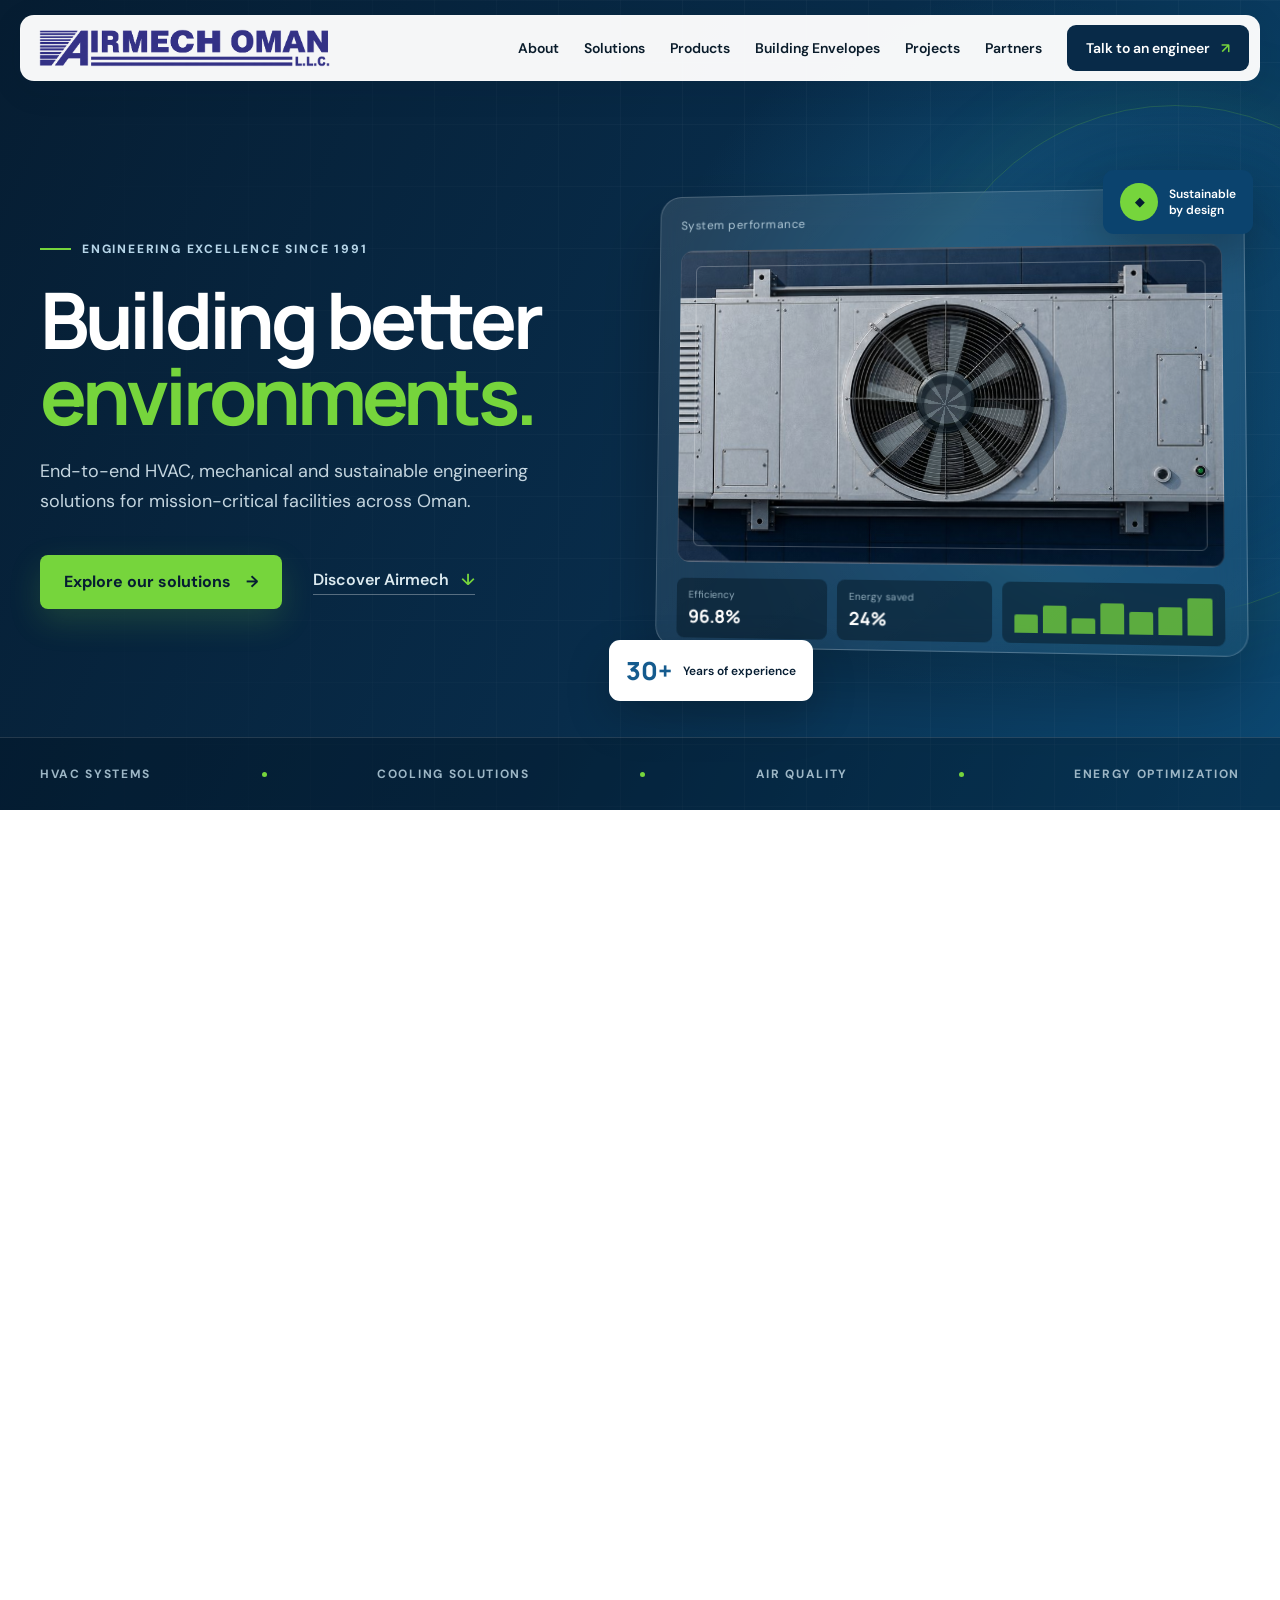
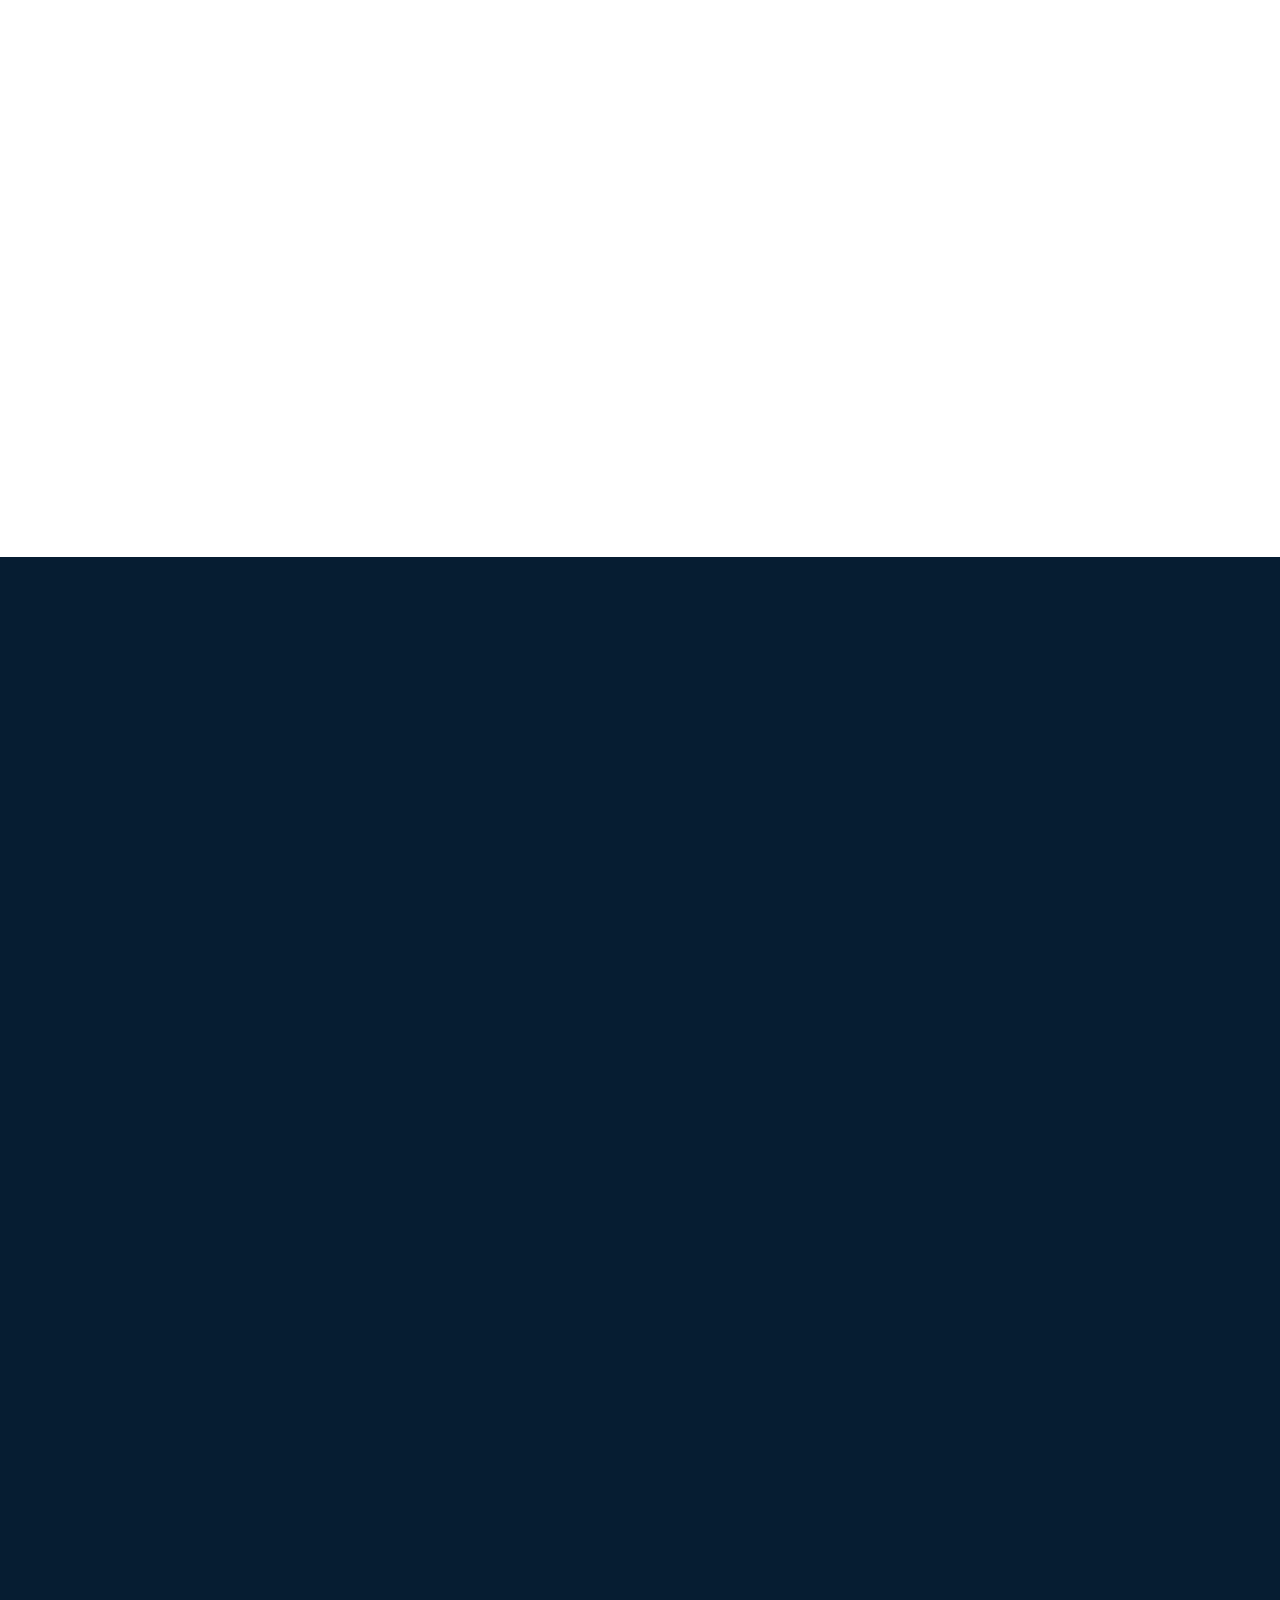
<file: index.html>
<!doctype html>
<html lang="en">
<head>
  <meta charset="UTF-8">
  <meta name="viewport" content="width=device-width, initial-scale=1.0">
  <meta name="description" content="Airmech Oman L.L.C. provides HVAC, mechanical engineering, aluminium, glazing and façade solutions across Oman. Engineering excellence since 1991.">
  <meta name="robots" content="noindex, nofollow, noarchive">
  <meta name="author" content="Airmech Oman L.L.C.">
  <meta name="geo.region" content="OM-MA">
  <meta name="geo.placename" content="Rusayl, Muscat, Oman">
  <link rel="canonical" href="https://airmechoman.com/">
  <meta property="og:type" content="website">
  <meta property="og:locale" content="en_OM">
  <meta property="og:site_name" content="Airmech Oman">
  <meta property="og:title" content="Airmech Oman | HVAC, Mechanical & Façade Engineering">
  <meta property="og:description" content="HVAC, mechanical, aluminium, glazing and façade engineering solutions delivered across Oman since 1991.">
  <meta property="og:url" content="https://airmechoman.com/">
  <meta property="og:image" content="https://airmechoman.com/assets/hvac-top-fan.jpg">
  <meta property="og:image:alt" content="Commercial HVAC equipment engineered by Airmech Oman">
  <meta name="twitter:card" content="summary_large_image">
  <meta name="twitter:title" content="Airmech Oman | Engineering Excellence Since 1991">
  <meta name="twitter:description" content="HVAC, mechanical, aluminium, glazing and façade engineering solutions across Oman.">
  <meta name="twitter:image" content="https://airmechoman.com/assets/hvac-top-fan.jpg">
  <title>Airmech Oman | HVAC, Mechanical & Façade Engineering</title>
  <link rel="preconnect" href="https://fonts.googleapis.com">
  <link rel="preconnect" href="https://fonts.gstatic.com" crossorigin>
  <link rel="preload" href="assets/airmech-logo-transparent.png" as="image" type="image/png">
  <link rel="preload" href="assets/hvac-top-fan.jpg" as="image" type="image/jpeg">
  <link href="https://fonts.googleapis.com/css2?family=DM+Sans:wght@400;500;600;700&family=Manrope:wght@500;600;700;800&display=swap" rel="stylesheet">
  <link rel="stylesheet" href="styles.css?v=product-accordion-20260622-1">
  <script type="application/ld+json">
  {
    "@context": "https://schema.org",
    "@type": ["LocalBusiness", "Organization"],
    "@id": "https://airmechoman.com/#organization",
    "name": "Airmech Oman L.L.C.",
    "alternateName": "Airmech Oman",
    "url": "https://airmechoman.com/",
    "logo": "https://airmechoman.com/assets/airmech-logo-transparent.png",
    "image": "https://airmechoman.com/assets/hvac-top-fan.jpg",
    "description": "Oman-based HVAC, mechanical engineering, aluminium, glazing and façade solutions provider established in 1991.",
    "foundingDate": "1991",
    "email": "Airmech@airmechoman.com",
    "telephone": "+96824447060",
    "faxNumber": "+96824447061",
    "address": {
      "@type": "PostalAddress",
      "streetAddress": "Road 4A, Rusayl Industrial City",
      "postOfficeBoxNumber": "2033",
      "postalCode": "112",
      "addressLocality": "Rusayl",
      "addressRegion": "Muscat",
      "addressCountry": "OM"
    },
    "areaServed": {
      "@type": "Country",
      "name": "Oman"
    },
    "hasMap": "https://www.google.com/maps/search/?api=1&query=Airmech+Oman+LLC+Road+4A+Rusayl+Industrial+City+Oman",
    "parentOrganization": {
      "@type": "Organization",
      "name": "Airmech Group",
      "address": {
        "@type": "PostalAddress",
        "addressCountry": "BH"
      }
    },
    "contactPoint": {
      "@type": "ContactPoint",
      "telephone": "+96824447060",
      "email": "Airmech@airmechoman.com",
      "contactType": "sales and project enquiries",
      "areaServed": "OM",
      "availableLanguage": ["English", "Arabic"]
    },
    "hasOfferCatalog": {
      "@type": "OfferCatalog",
      "name": "Engineering Services",
      "itemListElement": [
        {"@type": "Offer", "itemOffered": {"@type": "Service", "name": "HVAC and cooling systems", "url": "https://airmechoman.com/services/hvac/"}},
        {"@type": "Offer", "itemOffered": {"@type": "Service", "name": "Mechanical engineering services", "url": "https://airmechoman.com/services/mechanical/"}},
        {"@type": "Offer", "itemOffered": {"@type": "Service", "name": "Aluminium, glazing and façade works", "url": "https://airmechoman.com/services/aluminium-facades/"}}
      ]
    }
  }
  </script>
</head>
<body>
  <header class="site-header" id="top">
    <div class="nav-shell">
      <a class="brand" href="index.html" aria-label="Airmech Oman home">
        <img src="assets/airmech-logo-transparent.png" alt="Airmech Oman L.L.C." width="861" height="121" decoding="async" fetchpriority="high">
      </a>

      <div class="header-services" aria-label="Airmech Oman core services">
        <span></span>
        HVAC · Mechanical · Aluminium &amp; Façades
      </div>

      <button class="menu-toggle" aria-label="Open menu" aria-expanded="false">
        <span></span><span></span><span></span>
      </button>

      <nav class="nav-links" aria-label="Main navigation">
        <a href="#about">About</a>
        <a href="#solutions">Solutions</a>
        <a href="#products">Products</a>
        <a href="#projects">Building Envelopes</a>
        <a href="projects/">Projects</a>
        <a href="#partners">Partners</a>
        <a class="nav-cta" href="mailto:Airmech@airmechoman.com?subject=Engineering%20Enquiry">Talk to an engineer <span>↗</span></a>
      </nav>
    </div>
  </header>

  <main>
    <section class="hero">
      <div class="hero-grid"></div>
      <div class="hero-glow"></div>
      <div class="container hero-layout">
        <div class="hero-copy reveal">
          <div class="eyebrow"><span></span> Engineering excellence since 1991</div>
          <h1>Building better<br><em>environments.</em></h1>
          <p>End-to-end HVAC, mechanical and sustainable engineering solutions for mission-critical facilities across Oman.</p>
          <div class="hero-actions">
            <a class="button button-primary" href="#solutions">Explore our solutions <span>→</span></a>
            <a class="text-link" href="#about">Discover Airmech <span>↓</span></a>
          </div>
        </div>

        <div class="hero-visual reveal" aria-label="Top view of a commercial HVAC unit with a rotating fan">
          <div class="technical-card card-main">
            <div class="card-topline">
              <span>System performance</span>
              <span class="live"><i></i> Optimized</span>
            </div>
            <div class="machine machine-photo">
              <img src="assets/hvac-top-fan.jpg" alt="Commercial rooftop HVAC unit viewed from above" width="1200" height="546" loading="eager" decoding="sync" fetchpriority="high">
              <div class="hvac-fan-motion" aria-hidden="true"></div>
            </div>
            <div class="metrics">
              <div><small>Efficiency</small><strong>96.8%</strong></div>
              <div><small>Energy saved</small><strong>24%</strong></div>
              <div class="sparkline"><i></i><i></i><i></i><i></i><i></i><i></i><i></i></div>
            </div>
          </div>
          <div class="floating-badge badge-one"><span>30+</span> Years of experience</div>
          <div class="floating-badge badge-two">
            <div class="leaf">◆</div>
            Sustainable<br>by design
          </div>
        </div>
      </div>

      <div class="hero-strip">
        <div class="container strip-inner">
          <span>HVAC systems</span><i></i>
          <span>Cooling solutions</span><i></i>
          <span>Air quality</span><i></i>
          <span>Energy optimization</span>
        </div>
      </div>
    </section>

    <section class="section about" id="about">
      <div class="container">
        <div class="section-kicker reveal">01 / Who we are</div>
        <div class="about-grid">
          <div class="reveal">
            <h2>Engineering certainty into every system.</h2>
          </div>
          <div class="about-copy reveal">
            <p class="lead">For more than three decades, Airmech Oman has delivered dependable building-services solutions backed by deep technical expertise and globally trusted equipment.</p>
            <p>Airmech Oman L.L.C. is proud to be part of Airmech Group in Bahrain, a regional engineering organization with roots dating back to 1967. Together, we continue to build better environments through innovation.</p>
            <p>From design support and equipment selection to installation, optimization and lifecycle service, we help clients achieve reliable performance with lower environmental impact.</p>
            <a class="arrow-link" href="#contact">Start a conversation <span>↗</span></a>
          </div>
        </div>
        <div class="stats reveal">
          <article><strong data-count="30">30+</strong><span>Years of engineering expertise</span></article>
          <article><strong>360°</strong><span>Project lifecycle support</span></article>
          <article><strong>8+</strong><span>Core solution categories</span></article>
          <article><strong>1</strong><span>Accountable engineering partner</span></article>
        </div>

      </div>
    </section>

    <section class="section solutions" id="solutions">
      <div class="container">
        <div class="section-head reveal">
          <div>
            <div class="section-kicker light">02 / What we do</div>
            <h2>Integrated solutions.<br>Measurable performance.</h2>
          </div>
          <p>Engineered for the demands of Oman’s climate, operations and sustainability goals.</p>
        </div>

        <div class="solution-grid">
          <article class="solution-card featured reveal">
            <div class="solution-index">01</div>
            <div class="solution-icon cooling-icon"><i></i><i></i><i></i></div>
            <div>
              <h3>HVAC & cooling systems</h3>
              <p>Chillers, AHUs, FCUs, heat pumps, cooling towers and close-control systems for resilient indoor environments.</p>
              <ul>
                <li>High-efficiency plant solutions</li>
                <li>Critical cooling applications</li>
                <li>System selection and integration</li>
              </ul>
              <a href="services/hvac/" aria-label="Learn more about Airmech Oman HVAC services">Explore HVAC services <span>→</span></a>
            </div>
          </article>

          <article class="solution-card reveal">
            <div class="solution-index">02</div>
            <div class="line-icon airflow-icon"><span></span><span></span><span></span></div>
            <h3>Air quality & ventilation</h3>
            <p>Filtration, purification, kitchen ecology, ERV and air-washer solutions engineered for healthier spaces.</p>
            <a href="#products" aria-label="View air quality products">View systems <span>→</span></a>
          </article>

          <article class="solution-card reveal">
            <div class="solution-index">03</div>
            <div class="line-icon energy-icon"><span></span></div>
            <h3>Energy optimization</h3>
            <p>AHU upgrades, BMS integration and performance improvements that reduce energy use and lifecycle cost.</p>
            <a href="#contact" aria-label="Discuss energy optimization">Discuss a project <span>→</span></a>
          </article>

          <article class="solution-card reveal">
            <div class="solution-index">04</div>
            <div class="line-icon water-icon"><span></span><span></span></div>
            <h3>Hydronic systems</h3>
            <p>Pumps, plate heat exchangers and associated equipment configured for efficient, reliable water movement.</p>
            <a href="services/mechanical/" aria-label="Learn more about Airmech Oman mechanical services">Explore mechanical services <span>→</span></a>
          </article>

          <article class="solution-card facade-solution reveal">
            <div class="solution-index">05</div>
            <div class="line-icon facade-icon"><span></span><span></span><span></span></div>
            <h3>Aluminium & façade works</h3>
            <p>Architectural aluminium, glazing and building-envelope solutions developed for durable, efficient and refined exteriors.</p>
            <a href="services/aluminium-facades/" aria-label="Learn more about Airmech Oman aluminium and facade services">Explore façade services <span>→</span></a>
          </article>
        </div>
      </div>
    </section>

    <section class="section products" id="products">
      <div class="container">
        <div class="section-kicker reveal">03 / Product portfolio</div>
        <div class="products-intro reveal">
          <h2>Specified for performance.<br>Supported for life.</h2>
          <p>Our portfolio brings together proven technologies from leading global manufacturers.</p>
        </div>

        <div class="product-list reveal">
          <details class="product-item">
            <summary>
              <span class="product-number">01</span>
              <span class="product-heading"><span class="product-title">Climate systems</span><span class="product-subtitle">Chillers · AHU · FCU · Heat pumps · BMS / CPM</span></span>
              <span class="product-arrow" aria-hidden="true">+</span>
            </summary>
            <div class="product-detail">
              <p>We supply and support chillers, air handling units, fan coil units, heat pumps and control systems for commercial and industrial buildings.</p>
            </div>
          </details>
          <details class="product-item">
            <summary>
              <span class="product-number">02</span>
              <span class="product-heading"><span class="product-title">Heat rejection</span><span class="product-subtitle">Cooling towers · Dry coolers</span></span>
              <span class="product-arrow" aria-hidden="true">+</span>
            </summary>
            <div class="product-detail">
              <p>We provide cooling towers and dry coolers selected for reliable performance in Oman’s climate.</p>
            </div>
          </details>
          <details class="product-item">
            <summary>
              <span class="product-number">03</span>
              <span class="product-heading"><span class="product-title">Critical cooling</span><span class="product-subtitle">Close control units · In row cooling</span></span>
              <span class="product-arrow" aria-hidden="true">+</span>
            </summary>
            <div class="product-detail">
              <p>Cooling solutions for data rooms, control rooms and other spaces that require stable temperature and humidity at all times.</p>
            </div>
          </details>
          <details class="product-item">
            <summary>
              <span class="product-number">04</span>
              <span class="product-heading"><span class="product-title">Hydronic equipment</span><span class="product-subtitle">Plate heat exchangers · Chilled water pumps · End suction, inline & split case pumps</span></span>
              <span class="product-arrow" aria-hidden="true">+</span>
            </summary>
            <div class="product-detail">
              <p>We supply plate heat exchangers and pumps for reliable chilled water circulation, efficient heat transfer and easy maintenance.</p>
            </div>
          </details>
          <details class="product-item">
            <summary>
              <span class="product-number">05</span>
              <span class="product-heading"><span class="product-title">Air treatment</span><span class="product-subtitle">Air filtration · Air purification · Kitchen ecology · ERV · Air washers</span></span>
              <span class="product-arrow" aria-hidden="true">+</span>
            </summary>
            <div class="product-detail">
              <p>Our solutions include air filtration, purification, energy recovery, kitchen ecology and air washers to improve indoor air quality.</p>
            </div>
          </details>
          <details class="product-item">
            <summary>
              <span class="product-number">06</span>
              <span class="product-heading"><span class="product-title">Efficiency upgrades</span><span class="product-subtitle">AHU energy upgrade solutions</span></span>
              <span class="product-arrow" aria-hidden="true">+</span>
            </summary>
            <div class="product-detail">
              <p>We upgrade existing air handling units and HVAC systems to reduce power consumption, improve airflow and extend equipment life.</p>
            </div>
          </details>
          <details class="product-item">
            <summary>
              <span class="product-number">07</span>
              <span class="product-heading"><span class="product-title">Commercial HVAC Rental Service</span><span class="product-subtitle">Trane Rental Service provides scalable cooling for unique applications.</span></span>
              <span class="product-arrow" aria-hidden="true">+</span>
            </summary>
            <div class="product-detail">
              <p>Trane rental equipment provides temporary cooling for planned shutdowns, peak demand, special applications and emergency requirements.</p>
            </div>
          </details>
          <details class="product-item">
            <summary>
              <span class="product-number">08</span>
              <span class="product-heading"><span class="product-title">Aluminium & façade systems</span><span class="product-subtitle">Curtain walls · Structural glazing · Aluminium doors & windows · Louvres · Cladding · Skylights</span></span>
              <span class="product-arrow" aria-hidden="true">+</span>
            </summary>
            <div class="product-detail">
              <p>We design, fabricate and install curtain walls, structural glazing, aluminium doors and windows, louvres, cladding and skylights.</p>
            </div>
          </details>
        </div>
      </div>
    </section>

    <section class="section projects" id="projects">
      <div class="container">
        <div class="section-head projects-head reveal">
          <div>
            <div class="section-kicker">04 Building envelopes</div>
            <h2>Building envelopes<br>made to perform.</h2>
          </div>
          <p>Representative project scopes combining architectural intent, climate performance and precise fabrication.</p>
        </div>

        <div class="project-grid">
          <article class="project-card project-curtain reveal">
            <div class="project-visual">
              <img class="project-photo" src="assets/curtain-wall-facade.jpg" alt="Modern commercial building with a unitized glass curtain wall facade" width="1200" height="800" loading="lazy" decoding="async">
            </div>
            <div class="project-info">
              <span>01</span>
              <div>
                <h3>Curtain wall façades</h3>
                <p>Unitized and stick-system façades for offices, mixed-use buildings and institutional developments.</p>
              </div>
            </div>
          </article>

          <article class="project-card project-glazing reveal">
            <div class="project-visual">
              <img class="project-photo" src="assets/structural-glazing.jpg" alt="Point-supported structural glazing at a modern building entrance" width="1200" height="800" loading="lazy" decoding="async">
            </div>
            <div class="project-info">
              <span>02</span>
              <div>
                <h3>Structural glazing</h3>
                <p>Clean glass elevations, entrances and feature façades with carefully resolved junctions and finishes.</p>
              </div>
            </div>
          </article>

          <article class="project-card project-cladding reveal">
            <div class="project-visual">
              <img class="project-photo" src="assets/cladding-louvres.jpg" alt="Modern industrial building with aluminium cladding and ventilation louvres" width="1200" height="800" loading="lazy" decoding="async">
            </div>
            <div class="project-info">
              <span>03</span>
              <div>
                <h3>Cladding & louvre systems</h3>
                <p>Aluminium composite cladding, screens and ventilation louvres for robust, climate-responsive envelopes.</p>
              </div>
            </div>
          </article>
        </div>

        <div class="project-capabilities reveal">
          <span>Design development</span>
          <span>Engineering coordination</span>
          <span>Fabrication</span>
          <span>Installation</span>
          <span>Quality assurance</span>
        </div>
      </div>
    </section>

    <section class="partners" id="partners">
      <div class="container">
        <div class="partner-copy reveal">
          <div class="section-kicker light">05 / Technology partners</div>
          <h2>Global technology.<br>Local engineering.</h2>
          <p>Selected international brands, integrated and supported by an experienced Oman-based team.</p>
        </div>
        <div class="brand-cloud reveal" aria-label="Airmech technology partners">
          <span class="brand-logo brand-logo-trane">
            <img src="assets/trane-logo.svg" alt="Trane" width="444" height="131" loading="lazy" decoding="async">
          </span>
          <span class="brand-logo brand-logo-evapco">
            <img src="assets/evapco-logo.svg" alt="EVAPCO" width="318" height="113" loading="lazy" decoding="async">
          </span>
          <span class="brand-logo brand-logo-montair">
            <img src="assets/montair-logo.svg" alt="MONTAIR" width="284" height="109" loading="lazy" decoding="async">
          </span>
          <span class="brand-logo brand-logo-ares">
            <img src="assets/ares-logo.png" alt="ARES PHE" width="208" height="87" loading="lazy" decoding="async">
          </span>
          <span class="brand-logo brand-logo-sempa">
            <img src="assets/sempa-logo.svg" alt="SEMPA" width="193" height="49" loading="lazy" decoding="async">
          </span>
          <span class="brand-logo brand-logo-camfil">
            <img src="assets/camfil-logo.svg" alt="Camfil" width="513" height="136" loading="lazy" decoding="async">
          </span>
          <span class="brand-logo brand-logo-bsk">
            <img src="assets/bsk-logo.png" alt="BSK" width="181" height="51" loading="lazy" decoding="async">
          </span>
          <span class="brand-logo brand-logo-novenco">
            <img src="assets/novenco-logo.svg" alt="NOVENCO" width="250" height="90" loading="lazy" decoding="async">
          </span>
        </div>
      </div>
    </section>

    <section class="section portfolio" id="portfolio">
      <div class="container">
        <div class="section-head portfolio-head reveal">
          <div>
            <div class="section-kicker">06 / Projects</div>
            <h2>Our project portfolio<br>is growing.</h2>
          </div>
        </div>

        <div class="portfolio-grid">
          <article class="portfolio-placeholder reveal">
            <div class="portfolio-placeholder-top">
              <span>01</span>
              <b>Coming soon</b>
            </div>
            <div>
              <h3>Project title</h3>
              <p>Location · Client · Scope of work</p>
            </div>
          </article>

          <article class="portfolio-placeholder reveal">
            <div class="portfolio-placeholder-top">
              <span>02</span>
              <b>Coming soon</b>
            </div>
            <div>
              <h3>Project title</h3>
              <p>Location · Client · Scope of work</p>
            </div>
          </article>

          <article class="portfolio-placeholder reveal">
            <div class="portfolio-placeholder-top">
              <span>03</span>
              <b>Coming soon</b>
            </div>
            <div>
              <h3>Project title</h3>
              <p>Location · Client · Scope of work</p>
            </div>
          </article>
        </div>
      </div>
    </section>

    <section class="section contact" id="contact">
      <div class="container contact-card reveal">
        <div class="contact-copy">
          <div class="section-kicker light">Let’s engineer what’s next</div>
          <h2>Have a project in mind?</h2>
          <p>Tell us what your facility needs. Our engineering team will help shape the right solution.</p>
        </div>
        <form class="contact-form" action="mailto:Airmech@airmechoman.com" method="post">
          <label>
            <span>Name</span>
            <input type="text" name="name" placeholder="Your name" required>
          </label>
          <label>
            <span>Work email</span>
            <input type="email" name="email" placeholder="name@company.com" required>
          </label>
          <label class="full">
            <span>How can we help?</span>
            <textarea name="message" placeholder="Tell us about your project" rows="3" required></textarea>
          </label>
          <button class="button button-green" type="submit">Send enquiry <span>→</span></button>
          <p class="form-status" role="status"></p>
        </form>
      </div>

      <div class="container about-contact reveal">
        <div class="about-contact-intro">
          <div class="section-kicker light">Visit or contact us</div>
          <h3>Airmech Oman L.L.C.</h3>
          <p>Our engineering and operations team is based in Rusayl Industrial City, Sultanate of Oman.</p>
        </div>

        <div class="contact-details">
          <a class="contact-detail" href="https://www.google.com/maps/search/?api=1&amp;query=Airmech+Oman+LLC+Road+4A+Rusayl+Industrial+City+Oman" target="_blank" rel="noopener noreferrer">
            <span class="contact-detail-icon" aria-hidden="true">⌖</span>
            <span>
              <small>Address & Google location</small>
              <strong>Road 4A, Rusayl Industrial City</strong>
              <em>P.O. Box 2033, Postal Code 112, Ruwi, Sultanate of Oman</em>
            </span>
            <b>↗</b>
          </a>

          <a class="contact-detail" href="mailto:Airmech@airmechoman.com">
            <span class="contact-detail-icon" aria-hidden="true">@</span>
            <span>
              <small>Email</small>
              <strong>Airmech@airmechoman.com</strong>
              <em>General and project enquiries</em>
            </span>
            <b>↗</b>
          </a>

          <a class="contact-detail" href="tel:+96824447060">
            <span class="contact-detail-icon phone-mark" aria-hidden="true">☎</span>
            <span>
              <small>Phone</small>
              <strong>+968 24 447060</strong>
              <em>Fax: +968 24 447061</em>
            </span>
            <b>↗</b>
          </a>
        </div>
      </div>
    </section>
  </main>

  <footer>
    <div class="container footer-grid">
      <div>
        <img src="assets/airmech-logo.png" alt="Airmech Oman L.L.C." width="1180" height="200" loading="lazy" decoding="async">
        <p>Sustainable engineering solutions delivered with quality & excellence.</p>
      </div>
      <div class="footer-links">
        <a href="#about">About</a>
        <a href="#solutions">Solutions</a>
        <a href="#products">Products</a>
        <a href="#projects">Building Envelopes</a>
        <a href="projects/">Projects</a>
        <a href="#contact">Contact</a>
      </div>
      <div class="footer-meta">
        <p>Road 4A, Rusayl Industrial City</p>
        <p>+968 24 447060</p>
        <p>Airmech Oman L.L.C.</p>
      </div>
    </div>
    <div class="container footer-bottom">
      <span>© <span id="year"></span> Airmech Oman L.L.C.</span>
      <span>Engineering excellence since 1991</span>
    </div>
  </footer>

  <script src="script.js"></script>
</body>
</html>
</file>
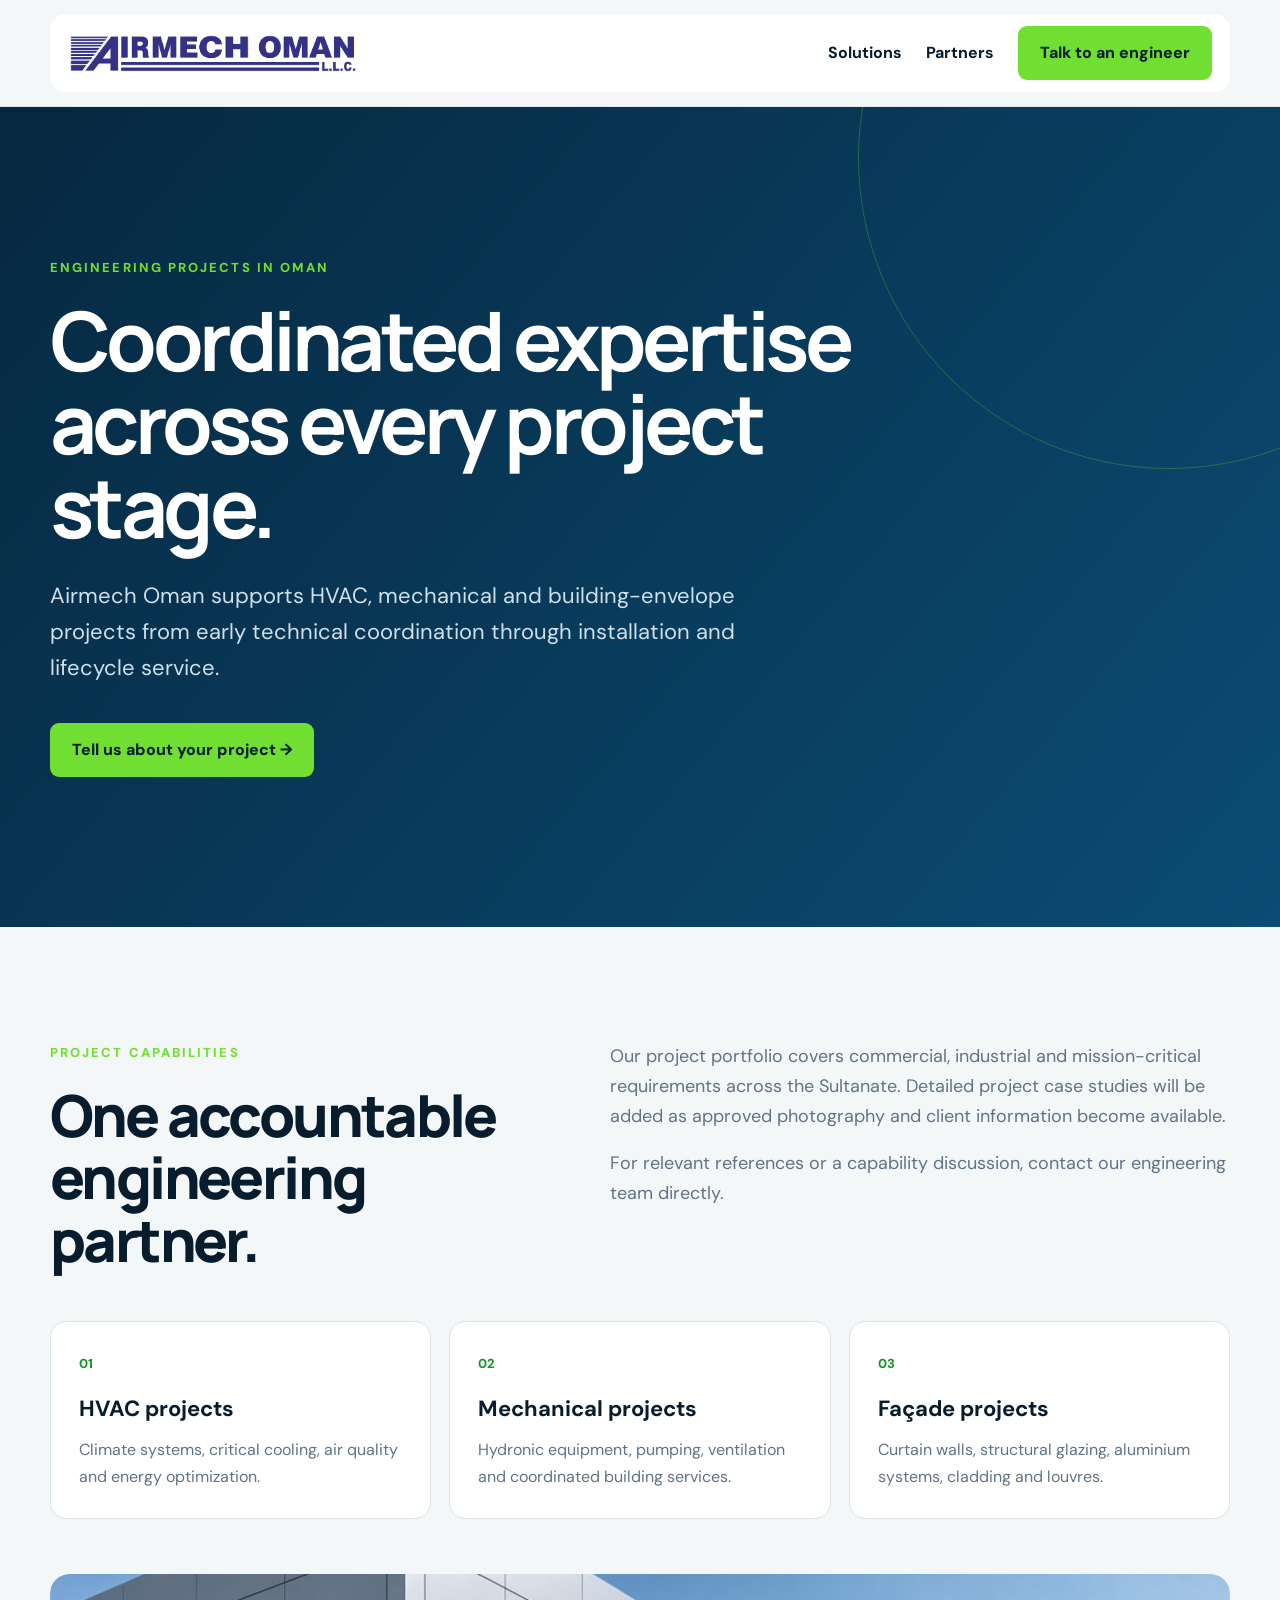
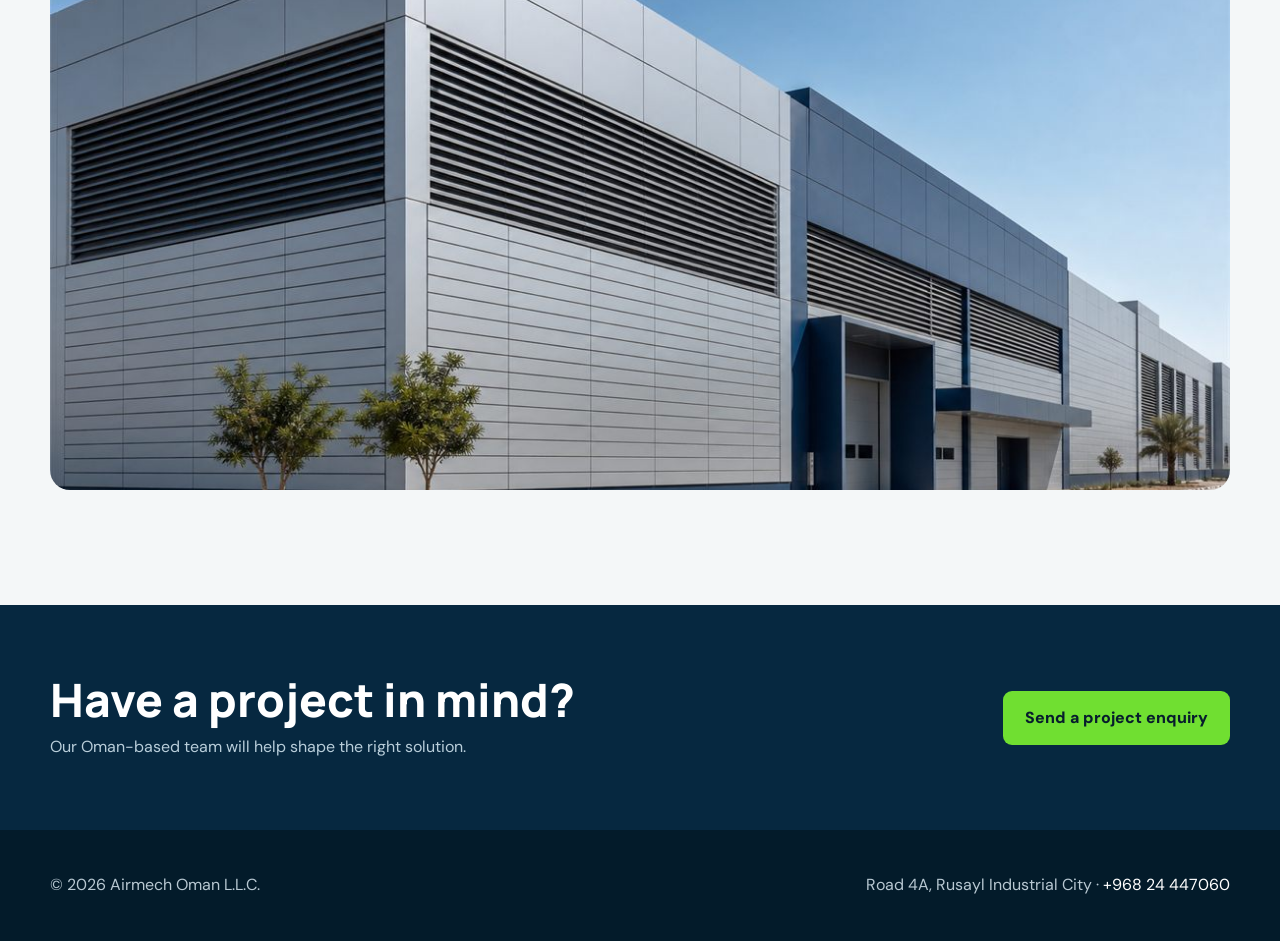
<file: projects/index.html>
<!doctype html>
<html lang="en">
<head>
  <meta charset="UTF-8">
  <meta name="viewport" content="width=device-width, initial-scale=1.0">
  <meta name="description" content="Explore Airmech Oman project capabilities across HVAC, mechanical engineering, aluminium, glazing and façade works in the Sultanate of Oman.">
  <meta name="robots" content="noindex, nofollow, noarchive">
  <link rel="canonical" href="https://airmechoman.com/projects/">
  <meta property="og:type" content="website">
  <meta property="og:locale" content="en_OM">
  <meta property="og:title" content="Engineering Projects in Oman | Airmech Oman">
  <meta property="og:description" content="HVAC, mechanical and building-envelope project capabilities delivered by Airmech Oman.">
  <meta property="og:url" content="https://airmechoman.com/projects/">
  <meta property="og:image" content="https://airmechoman.com/assets/cladding-louvres.jpg">
  <title>Engineering Projects in Oman | Airmech Oman</title>
  <link rel="preconnect" href="https://fonts.googleapis.com">
  <link rel="preconnect" href="https://fonts.gstatic.com" crossorigin>
  <link href="https://fonts.googleapis.com/css2?family=DM+Sans:wght@400;500;600;700&family=Manrope:wght@600;700;800&display=swap" rel="stylesheet">
  <link rel="stylesheet" href="../seo-pages.css">
  <script type="application/ld+json">
  {
    "@context": "https://schema.org",
    "@type": "CollectionPage",
    "name": "Airmech Oman Engineering Projects",
    "url": "https://airmechoman.com/projects/",
    "description": "HVAC, mechanical engineering and building-envelope project capabilities delivered by Airmech Oman.",
    "about": {"@id": "https://airmechoman.com/#organization"},
    "inLanguage": "en"
  }
  </script>
</head>
<body>
  <header class="seo-header">
    <div class="seo-container seo-nav">
      <a class="seo-brand" href="../" aria-label="Airmech Oman home"><img src="../assets/airmech-logo-transparent.png" alt="Airmech Oman L.L.C." width="861" height="121"></a>
      <nav class="seo-links" aria-label="Project page navigation"><a href="../#solutions">Solutions</a><a href="../#partners">Partners</a><a class="seo-cta" href="mailto:Airmech@airmechoman.com?subject=Project%20Enquiry">Talk to an engineer</a></nav>
    </div>
  </header>
  <main>
    <section class="seo-hero"><div class="seo-container"><div class="seo-kicker">Engineering projects in Oman</div><h1>Coordinated expertise across every project stage.</h1><p>Airmech Oman supports HVAC, mechanical and building-envelope projects from early technical coordination through installation and lifecycle service.</p><a class="seo-button" href="mailto:Airmech@airmechoman.com?subject=Project%20Enquiry">Tell us about your project →</a></div></section>
    <section class="seo-section">
      <div class="seo-container">
        <div class="seo-grid"><div><div class="seo-kicker">Project capabilities</div><h2>One accountable engineering partner.</h2></div><div class="seo-copy"><p>Our project portfolio covers commercial, industrial and mission-critical requirements across the Sultanate. Detailed project case studies will be added as approved photography and client information become available.</p><p>For relevant references or a capability discussion, contact our engineering team directly.</p></div></div>
        <div class="seo-cards">
          <article class="seo-card"><span>01</span><h3>HVAC projects</h3><p>Climate systems, critical cooling, air quality and energy optimization.</p></article>
          <article class="seo-card"><span>02</span><h3>Mechanical projects</h3><p>Hydronic equipment, pumping, ventilation and coordinated building services.</p></article>
          <article class="seo-card"><span>03</span><h3>Façade projects</h3><p>Curtain walls, structural glazing, aluminium systems, cladding and louvres.</p></article>
        </div>
        <div class="seo-image"><img src="../assets/cladding-louvres.jpg" alt="Industrial aluminium cladding and louvre project capability from Airmech Oman" width="1536" height="1024"></div>
      </div>
    </section>
    <section class="seo-band"><div class="seo-container seo-band-inner"><div><h2>Have a project in mind?</h2><p>Our Oman-based team will help shape the right solution.</p></div><a class="seo-button" href="mailto:Airmech@airmechoman.com?subject=Project%20Enquiry">Send a project enquiry</a></div></section>
  </main>
  <footer class="seo-footer"><div class="seo-container seo-footer-inner"><span>© 2026 Airmech Oman L.L.C.</span><span>Road 4A, Rusayl Industrial City · <a href="tel:+96824447060">+968 24 447060</a></span></div></footer>
</body>
</html>
</file>
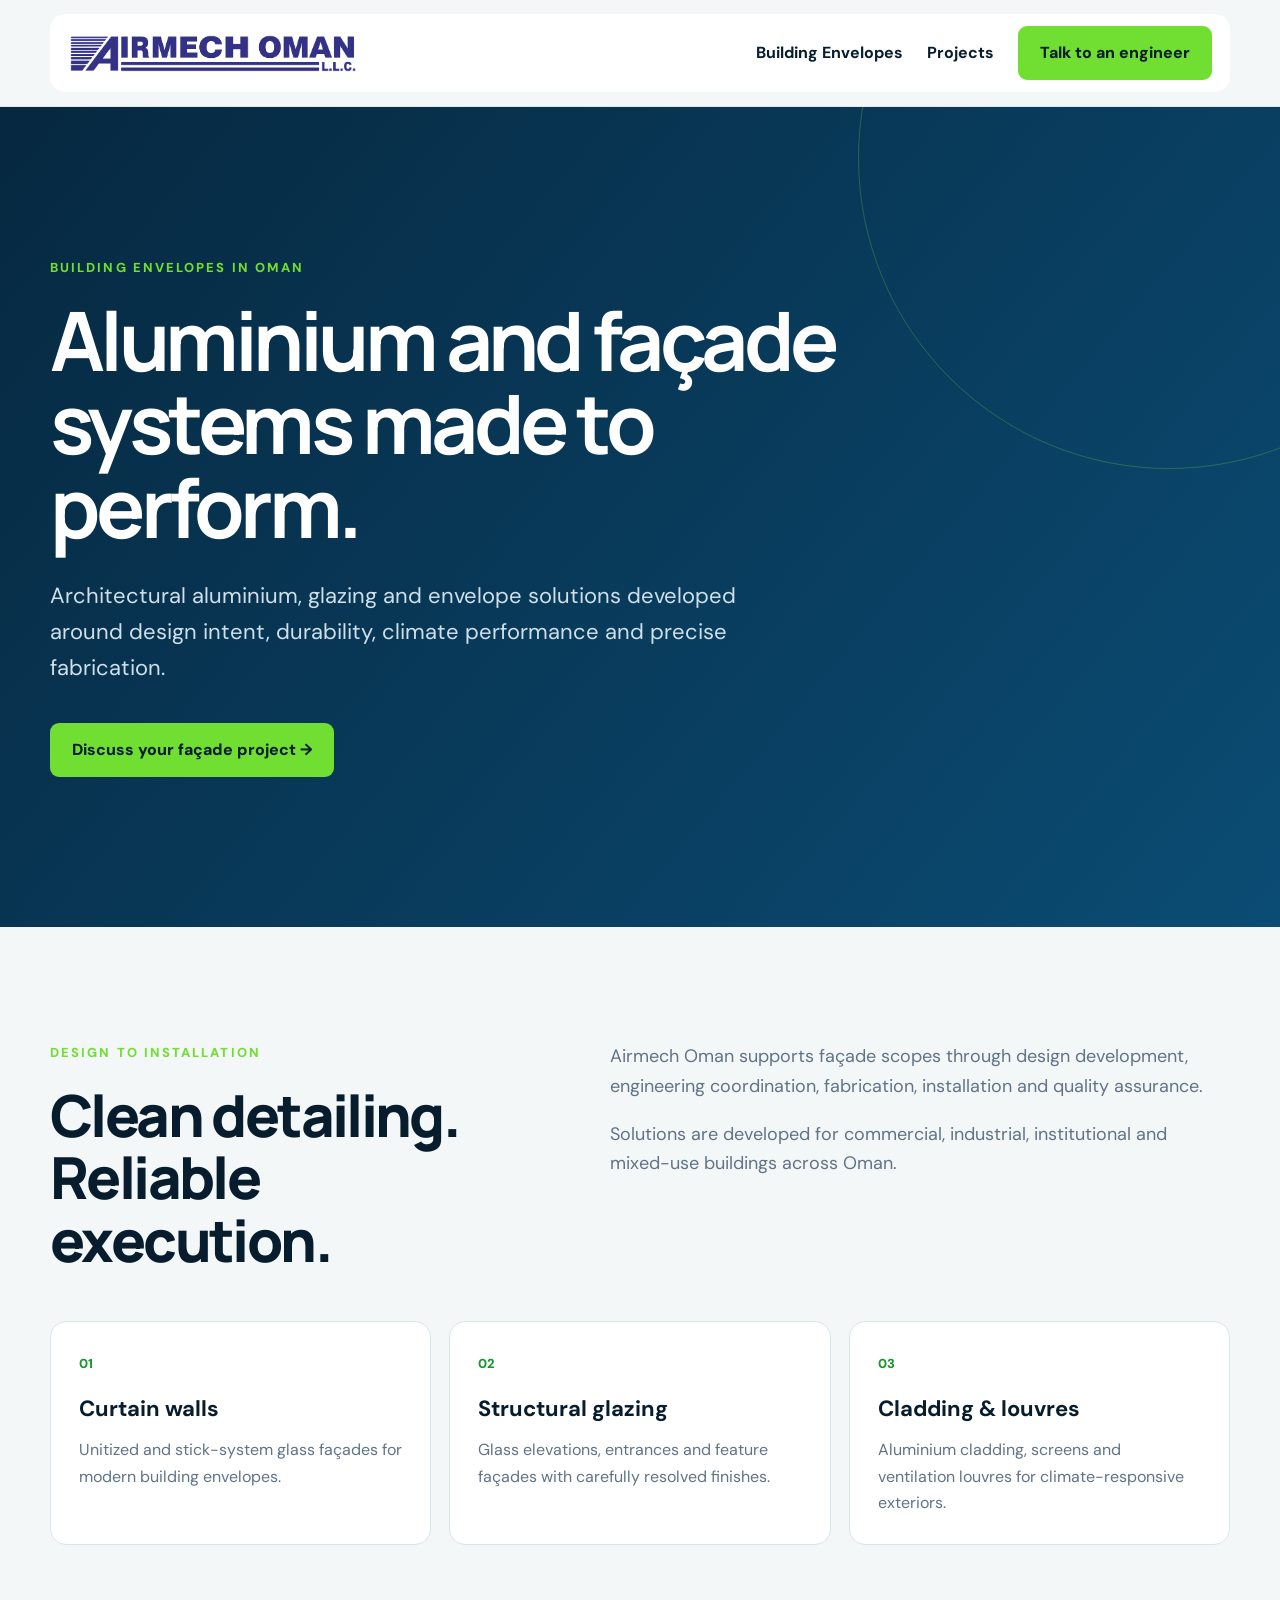
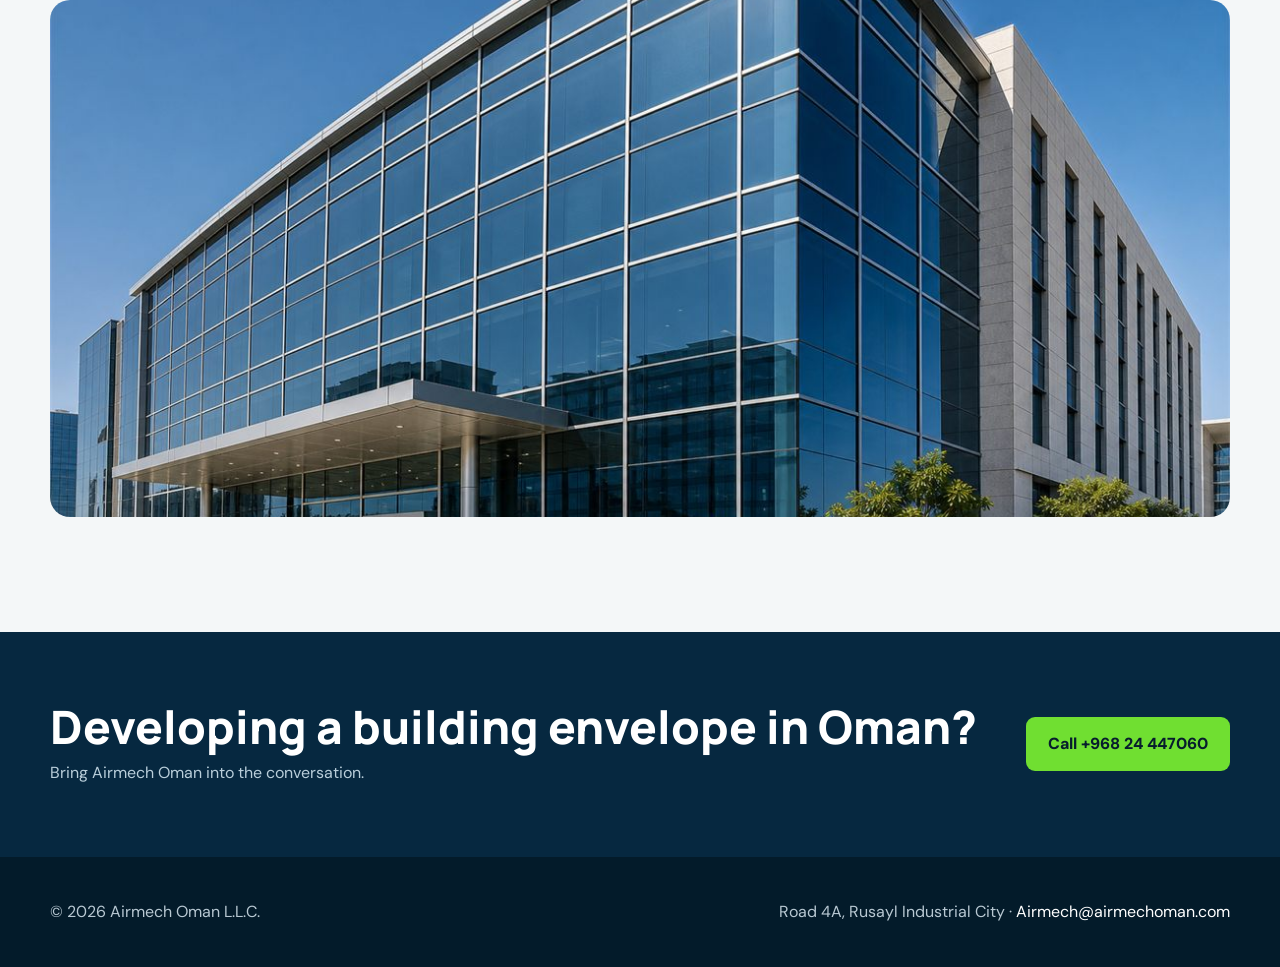
<file: services/aluminium-facades/index.html>
<!doctype html>
<html lang="en">
<head>
  <meta charset="UTF-8">
  <meta name="viewport" content="width=device-width, initial-scale=1.0">
  <meta name="description" content="Airmech Oman provides aluminium and façade works in Oman, including curtain walls, structural glazing, doors, windows, cladding, louvres and skylights.">
  <meta name="robots" content="noindex, nofollow, noarchive">
  <link rel="canonical" href="https://airmechoman.com/services/aluminium-facades/">
  <meta property="og:type" content="website">
  <meta property="og:locale" content="en_OM">
  <meta property="og:title" content="Aluminium & Façade Works in Oman | Airmech Oman">
  <meta property="og:description" content="Curtain walls, structural glazing, aluminium systems, cladding and louvres engineered for Oman.">
  <meta property="og:url" content="https://airmechoman.com/services/aluminium-facades/">
  <meta property="og:image" content="https://airmechoman.com/assets/curtain-wall-facade.jpg">
  <title>Aluminium & Façade Works in Oman | Airmech Oman</title>
  <link rel="preconnect" href="https://fonts.googleapis.com">
  <link rel="preconnect" href="https://fonts.gstatic.com" crossorigin>
  <link href="https://fonts.googleapis.com/css2?family=DM+Sans:wght@400;500;600;700&family=Manrope:wght@600;700;800&display=swap" rel="stylesheet">
  <link rel="stylesheet" href="../../seo-pages.css">
  <script type="application/ld+json">
  {
    "@context": "https://schema.org",
    "@type": "Service",
    "name": "Aluminium and Façade Works",
    "url": "https://airmechoman.com/services/aluminium-facades/",
    "description": "Curtain walls, structural glazing, aluminium doors and windows, cladding, louvres and skylights in Oman.",
    "areaServed": {"@type": "Country", "name": "Oman"},
    "provider": {"@id": "https://airmechoman.com/#organization"},
    "serviceType": ["Curtain wall façades", "Structural glazing", "Aluminium doors and windows", "Cladding", "Louvres", "Skylights"]
  }
  </script>
</head>
<body>
  <header class="seo-header">
    <div class="seo-container seo-nav">
      <a class="seo-brand" href="../../" aria-label="Airmech Oman home"><img src="../../assets/airmech-logo-transparent.png" alt="Airmech Oman L.L.C." width="861" height="121"></a>
      <nav class="seo-links" aria-label="Service page navigation"><a href="../../#projects">Building Envelopes</a><a href="../../projects/">Projects</a><a class="seo-cta" href="mailto:Airmech@airmechoman.com?subject=Fa%C3%A7ade%20Project%20Enquiry">Talk to an engineer</a></nav>
    </div>
  </header>
  <main>
    <section class="seo-hero"><div class="seo-container"><div class="seo-kicker">Building envelopes in Oman</div><h1>Aluminium and façade systems made to perform.</h1><p>Architectural aluminium, glazing and envelope solutions developed around design intent, durability, climate performance and precise fabrication.</p><a class="seo-button" href="mailto:Airmech@airmechoman.com?subject=Fa%C3%A7ade%20Project%20Enquiry">Discuss your façade project →</a></div></section>
    <section class="seo-section">
      <div class="seo-container">
        <div class="seo-grid"><div><div class="seo-kicker">Design to installation</div><h2>Clean detailing. Reliable execution.</h2></div><div class="seo-copy"><p>Airmech Oman supports façade scopes through design development, engineering coordination, fabrication, installation and quality assurance.</p><p>Solutions are developed for commercial, industrial, institutional and mixed-use buildings across Oman.</p></div></div>
        <div class="seo-cards">
          <article class="seo-card"><span>01</span><h3>Curtain walls</h3><p>Unitized and stick-system glass façades for modern building envelopes.</p></article>
          <article class="seo-card"><span>02</span><h3>Structural glazing</h3><p>Glass elevations, entrances and feature façades with carefully resolved finishes.</p></article>
          <article class="seo-card"><span>03</span><h3>Cladding & louvres</h3><p>Aluminium cladding, screens and ventilation louvres for climate-responsive exteriors.</p></article>
        </div>
        <div class="seo-image"><img src="../../assets/curtain-wall-facade.jpg" alt="Modern curtain wall façade representing Airmech Oman aluminium and façade works" width="1536" height="1024"></div>
      </div>
    </section>
    <section class="seo-band"><div class="seo-container seo-band-inner"><div><h2>Developing a building envelope in Oman?</h2><p>Bring Airmech Oman into the conversation.</p></div><a class="seo-button" href="tel:+96824447060">Call +968 24 447060</a></div></section>
  </main>
  <footer class="seo-footer"><div class="seo-container seo-footer-inner"><span>© 2026 Airmech Oman L.L.C.</span><span>Road 4A, Rusayl Industrial City · <a href="mailto:Airmech@airmechoman.com">Airmech@airmechoman.com</a></span></div></footer>
</body>
</html>
</file>
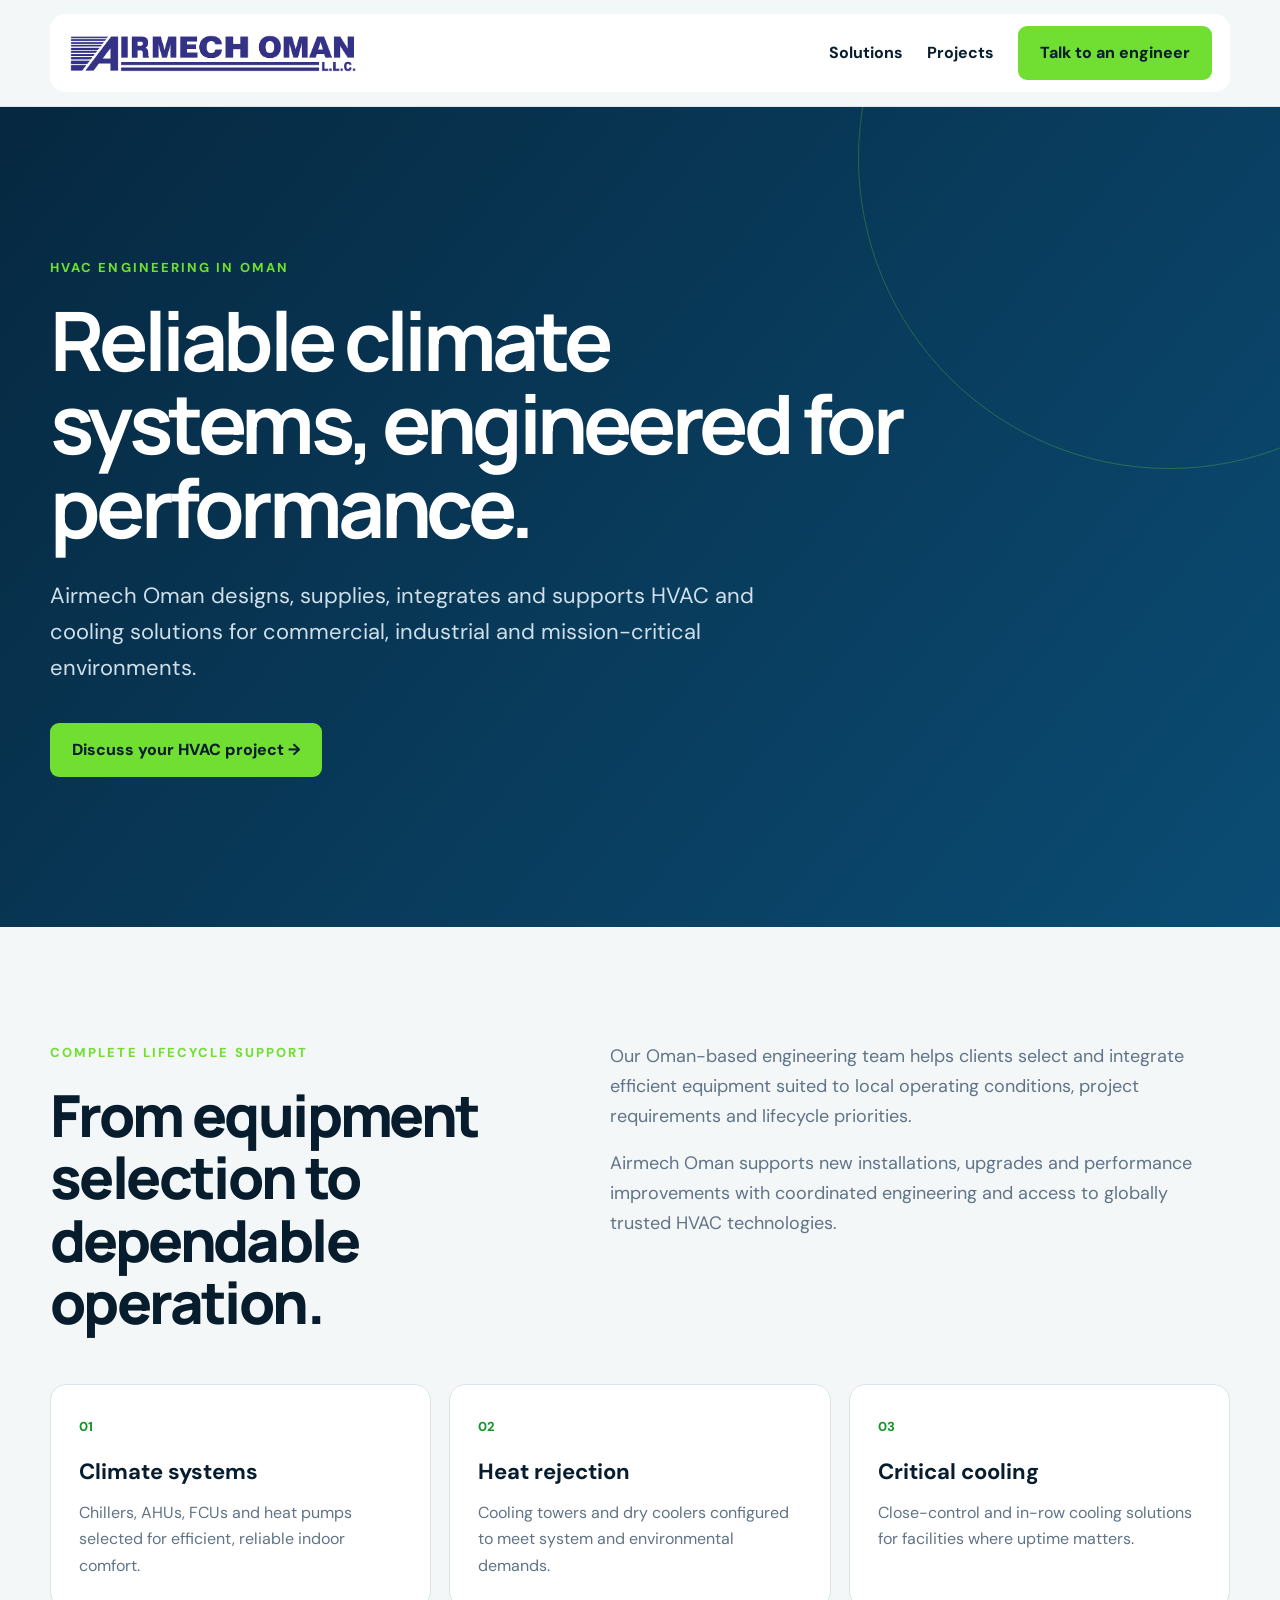
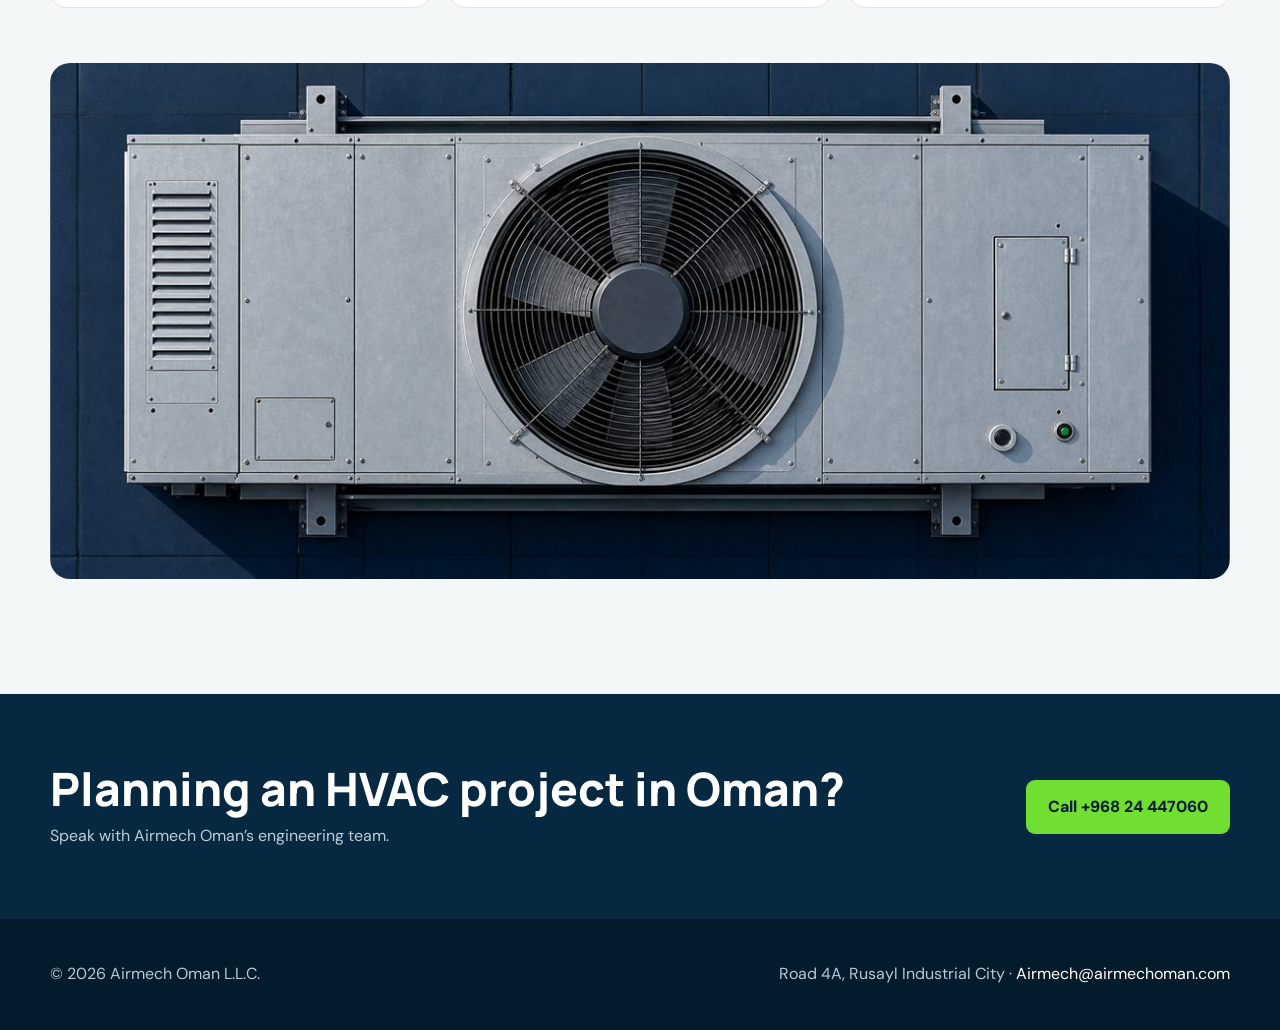
<file: services/hvac/index.html>
<!doctype html>
<html lang="en">
<head>
  <meta charset="UTF-8">
  <meta name="viewport" content="width=device-width, initial-scale=1.0">
  <meta name="description" content="Airmech Oman provides HVAC and cooling systems in Oman, including chillers, AHUs, FCUs, heat pumps, cooling towers and critical cooling solutions.">
  <meta name="robots" content="noindex, nofollow, noarchive">
  <link rel="canonical" href="https://airmechoman.com/services/hvac/">
  <meta property="og:type" content="website">
  <meta property="og:locale" content="en_OM">
  <meta property="og:title" content="HVAC & Cooling Systems in Oman | Airmech Oman">
  <meta property="og:description" content="Efficient, dependable HVAC and cooling solutions engineered for Oman’s climate and critical facilities.">
  <meta property="og:url" content="https://airmechoman.com/services/hvac/">
  <meta property="og:image" content="https://airmechoman.com/assets/hvac-top-fan.jpg">
  <title>HVAC & Cooling Systems in Oman | Airmech Oman</title>
  <link rel="preconnect" href="https://fonts.googleapis.com">
  <link rel="preconnect" href="https://fonts.gstatic.com" crossorigin>
  <link href="https://fonts.googleapis.com/css2?family=DM+Sans:wght@400;500;600;700&family=Manrope:wght@600;700;800&display=swap" rel="stylesheet">
  <link rel="stylesheet" href="../../seo-pages.css">
  <script type="application/ld+json">
  {
    "@context": "https://schema.org",
    "@type": "Service",
    "name": "HVAC and Cooling Systems",
    "url": "https://airmechoman.com/services/hvac/",
    "description": "HVAC, cooling and climate-control systems for commercial, industrial and mission-critical facilities in Oman.",
    "areaServed": {"@type": "Country", "name": "Oman"},
    "provider": {"@id": "https://airmechoman.com/#organization"},
    "serviceType": ["HVAC systems", "Chillers", "Air handling units", "Fan coil units", "Heat pumps", "Cooling towers", "Critical cooling"]
  }
  </script>
</head>
<body>
  <header class="seo-header">
    <div class="seo-container seo-nav">
      <a class="seo-brand" href="../../" aria-label="Airmech Oman home"><img src="../../assets/airmech-logo-transparent.png" alt="Airmech Oman L.L.C." width="861" height="121"></a>
      <nav class="seo-links" aria-label="Service page navigation">
        <a href="../../#solutions">Solutions</a>
        <a href="../../projects/">Projects</a>
        <a class="seo-cta" href="mailto:Airmech@airmechoman.com?subject=HVAC%20Project%20Enquiry">Talk to an engineer</a>
      </nav>
    </div>
  </header>
  <main>
    <section class="seo-hero">
      <div class="seo-container">
        <div class="seo-kicker">HVAC engineering in Oman</div>
        <h1>Reliable climate systems, engineered for performance.</h1>
        <p>Airmech Oman designs, supplies, integrates and supports HVAC and cooling solutions for commercial, industrial and mission-critical environments.</p>
        <a class="seo-button" href="mailto:Airmech@airmechoman.com?subject=HVAC%20Project%20Enquiry">Discuss your HVAC project →</a>
      </div>
    </section>
    <section class="seo-section">
      <div class="seo-container">
        <div class="seo-grid">
          <div><div class="seo-kicker">Complete lifecycle support</div><h2>From equipment selection to dependable operation.</h2></div>
          <div class="seo-copy">
            <p>Our Oman-based engineering team helps clients select and integrate efficient equipment suited to local operating conditions, project requirements and lifecycle priorities.</p>
            <p>Airmech Oman supports new installations, upgrades and performance improvements with coordinated engineering and access to globally trusted HVAC technologies.</p>
          </div>
        </div>
        <div class="seo-cards">
          <article class="seo-card"><span>01</span><h3>Climate systems</h3><p>Chillers, AHUs, FCUs and heat pumps selected for efficient, reliable indoor comfort.</p></article>
          <article class="seo-card"><span>02</span><h3>Heat rejection</h3><p>Cooling towers and dry coolers configured to meet system and environmental demands.</p></article>
          <article class="seo-card"><span>03</span><h3>Critical cooling</h3><p>Close-control and in-row cooling solutions for facilities where uptime matters.</p></article>
        </div>
        <div class="seo-image"><img src="../../assets/hvac-top-fan.jpg" alt="Commercial HVAC cooling unit supplied and supported by Airmech Oman" width="1200" height="546"></div>
      </div>
    </section>
    <section class="seo-band">
      <div class="seo-container seo-band-inner"><div><h2>Planning an HVAC project in Oman?</h2><p>Speak with Airmech Oman’s engineering team.</p></div><a class="seo-button" href="tel:+96824447060">Call +968 24 447060</a></div>
    </section>
  </main>
  <footer class="seo-footer"><div class="seo-container seo-footer-inner"><span>© 2026 Airmech Oman L.L.C.</span><span>Road 4A, Rusayl Industrial City · <a href="mailto:Airmech@airmechoman.com">Airmech@airmechoman.com</a></span></div></footer>
</body>
</html>
</file>
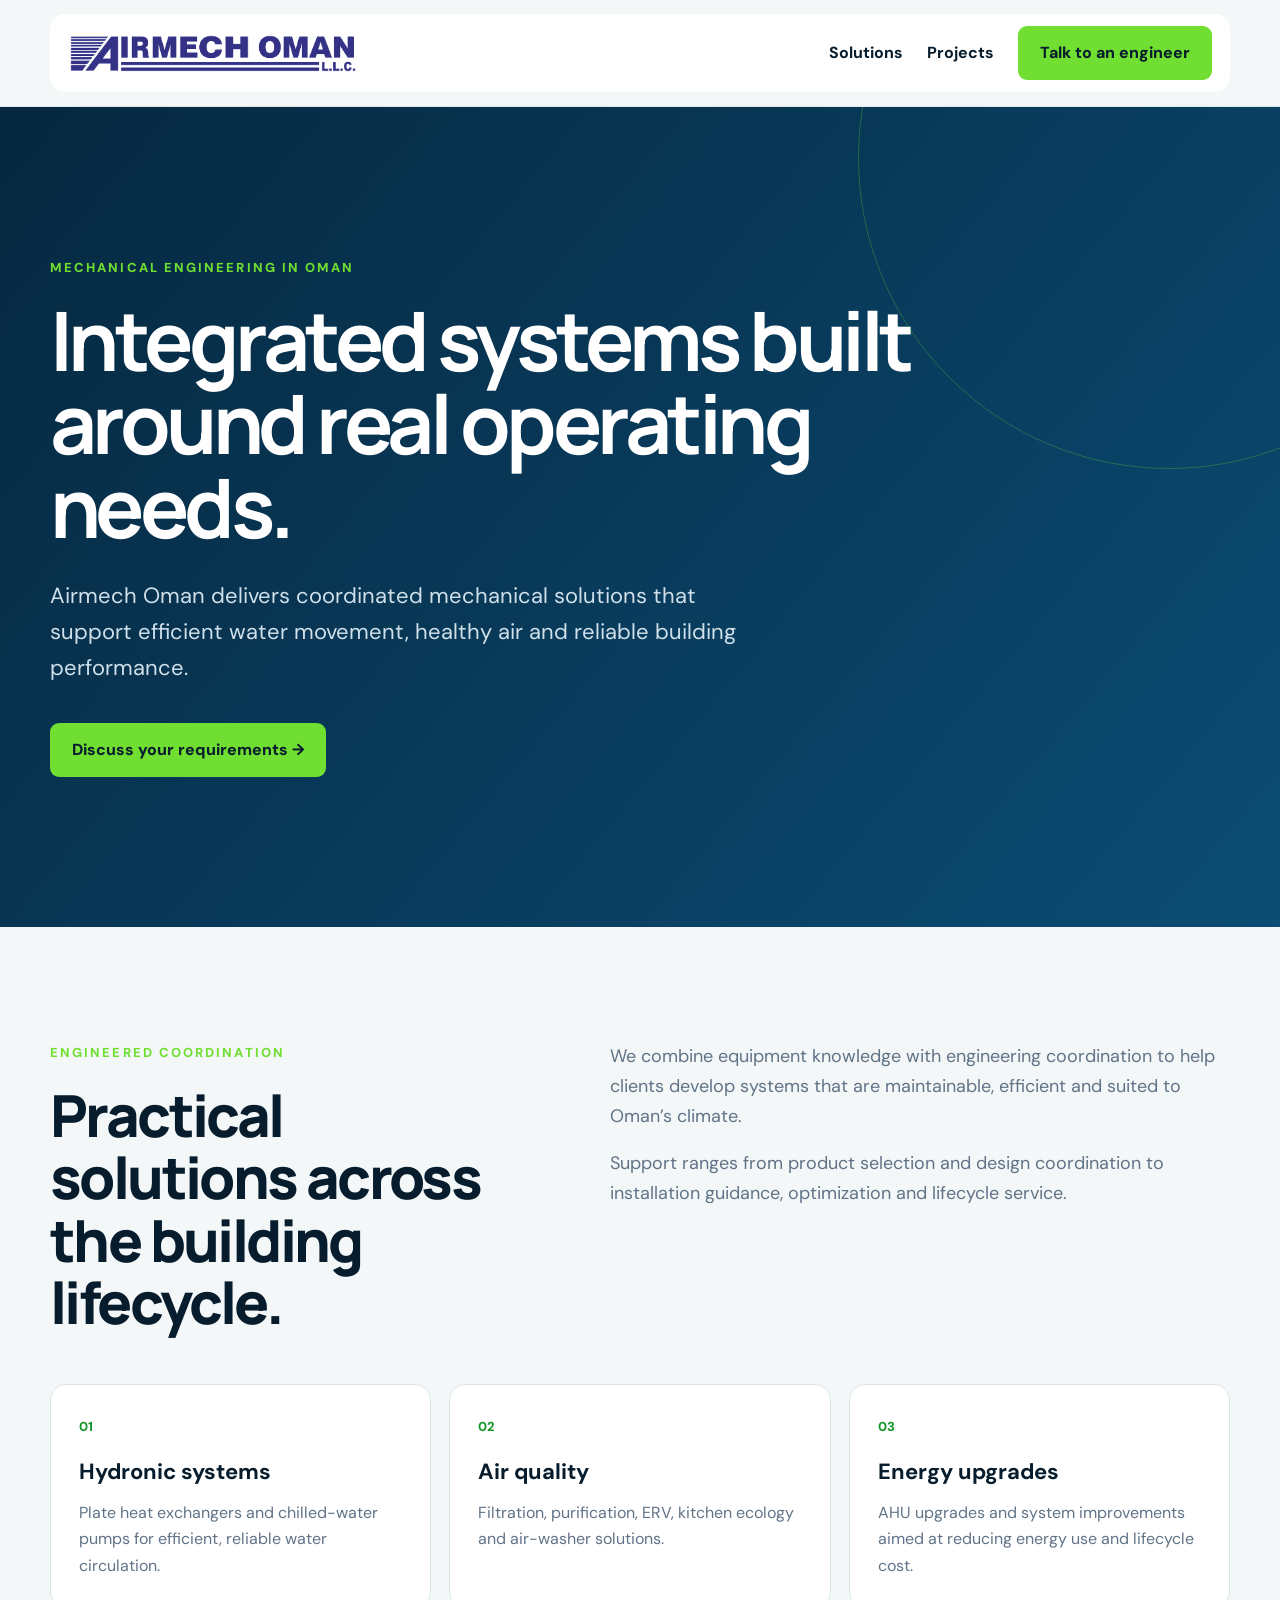
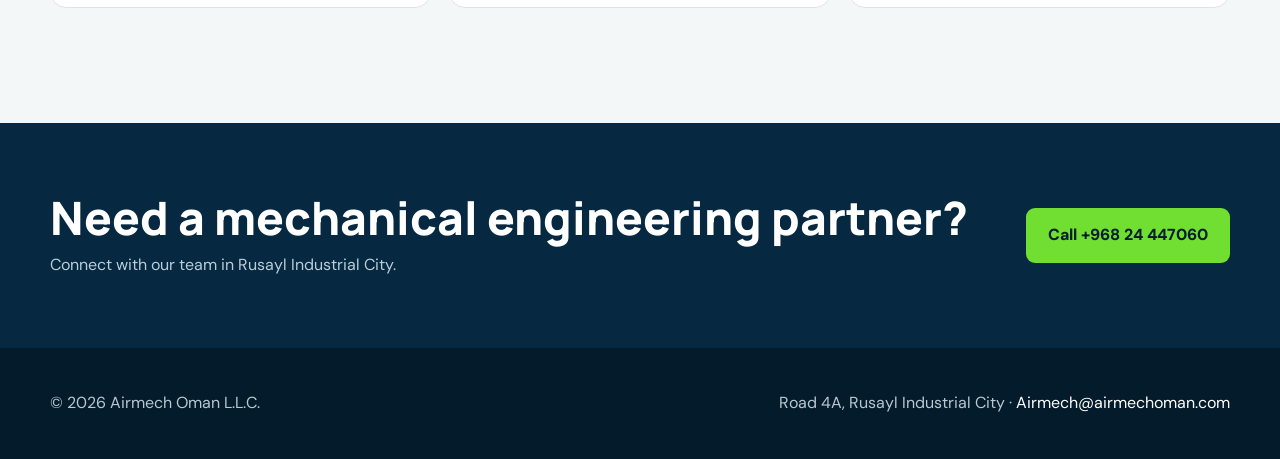
<file: services/mechanical/index.html>
<!doctype html>
<html lang="en">
<head>
  <meta charset="UTF-8">
  <meta name="viewport" content="width=device-width, initial-scale=1.0">
  <meta name="description" content="Mechanical engineering solutions in Oman from Airmech Oman, including hydronic equipment, pumps, heat exchangers, ventilation, air treatment and energy upgrades.">
  <meta name="robots" content="noindex, nofollow, noarchive">
  <link rel="canonical" href="https://airmechoman.com/services/mechanical/">
  <meta property="og:type" content="website">
  <meta property="og:locale" content="en_OM">
  <meta property="og:title" content="Mechanical Engineering Services in Oman | Airmech Oman">
  <meta property="og:description" content="Integrated hydronic, ventilation, air-treatment and energy optimization solutions for facilities across Oman.">
  <meta property="og:url" content="https://airmechoman.com/services/mechanical/">
  <meta property="og:image" content="https://airmechoman.com/assets/hvac-top-fan.jpg">
  <title>Mechanical Engineering Services in Oman | Airmech Oman</title>
  <link rel="preconnect" href="https://fonts.googleapis.com">
  <link rel="preconnect" href="https://fonts.gstatic.com" crossorigin>
  <link href="https://fonts.googleapis.com/css2?family=DM+Sans:wght@400;500;600;700&family=Manrope:wght@600;700;800&display=swap" rel="stylesheet">
  <link rel="stylesheet" href="../../seo-pages.css">
  <script type="application/ld+json">
  {
    "@context": "https://schema.org",
    "@type": "Service",
    "name": "Mechanical Engineering Services",
    "url": "https://airmechoman.com/services/mechanical/",
    "description": "Mechanical, hydronic, ventilation, air-treatment and energy optimization solutions in Oman.",
    "areaServed": {"@type": "Country", "name": "Oman"},
    "provider": {"@id": "https://airmechoman.com/#organization"},
    "serviceType": ["Mechanical engineering", "Hydronic systems", "Pumps", "Heat exchangers", "Ventilation", "Air treatment", "Energy optimization"]
  }
  </script>
</head>
<body>
  <header class="seo-header">
    <div class="seo-container seo-nav">
      <a class="seo-brand" href="../../" aria-label="Airmech Oman home"><img src="../../assets/airmech-logo-transparent.png" alt="Airmech Oman L.L.C." width="861" height="121"></a>
      <nav class="seo-links" aria-label="Service page navigation"><a href="../../#solutions">Solutions</a><a href="../../projects/">Projects</a><a class="seo-cta" href="mailto:Airmech@airmechoman.com?subject=Mechanical%20Engineering%20Enquiry">Talk to an engineer</a></nav>
    </div>
  </header>
  <main>
    <section class="seo-hero"><div class="seo-container"><div class="seo-kicker">Mechanical engineering in Oman</div><h1>Integrated systems built around real operating needs.</h1><p>Airmech Oman delivers coordinated mechanical solutions that support efficient water movement, healthy air and reliable building performance.</p><a class="seo-button" href="mailto:Airmech@airmechoman.com?subject=Mechanical%20Engineering%20Enquiry">Discuss your requirements →</a></div></section>
    <section class="seo-section">
      <div class="seo-container">
        <div class="seo-grid"><div><div class="seo-kicker">Engineered coordination</div><h2>Practical solutions across the building lifecycle.</h2></div><div class="seo-copy"><p>We combine equipment knowledge with engineering coordination to help clients develop systems that are maintainable, efficient and suited to Oman’s climate.</p><p>Support ranges from product selection and design coordination to installation guidance, optimization and lifecycle service.</p></div></div>
        <div class="seo-cards">
          <article class="seo-card"><span>01</span><h3>Hydronic systems</h3><p>Plate heat exchangers and chilled-water pumps for efficient, reliable water circulation.</p></article>
          <article class="seo-card"><span>02</span><h3>Air quality</h3><p>Filtration, purification, ERV, kitchen ecology and air-washer solutions.</p></article>
          <article class="seo-card"><span>03</span><h3>Energy upgrades</h3><p>AHU upgrades and system improvements aimed at reducing energy use and lifecycle cost.</p></article>
        </div>
      </div>
    </section>
    <section class="seo-band"><div class="seo-container seo-band-inner"><div><h2>Need a mechanical engineering partner?</h2><p>Connect with our team in Rusayl Industrial City.</p></div><a class="seo-button" href="tel:+96824447060">Call +968 24 447060</a></div></section>
  </main>
  <footer class="seo-footer"><div class="seo-container seo-footer-inner"><span>© 2026 Airmech Oman L.L.C.</span><span>Road 4A, Rusayl Industrial City · <a href="mailto:Airmech@airmechoman.com">Airmech@airmechoman.com</a></span></div></footer>
</body>
</html>
</file>
<file: styles.css>
:root {
  --blue-950: #061d32;
  --blue-900: #082a48;
  --blue-800: #0b436e;
  --blue-700: #155b8e;
  --brand-purple: #49449c;
  --green: #119319;
  --green-bright: #76d53c;
  --ink: #0a1c2b;
  --muted: #62707e;
  --line: #dce3e8;
  --ice: #f1f6f8;
  --white: #fff;
  --container: 1200px;
}

* { box-sizing: border-box; }
html { scroll-behavior: smooth; overflow-x: hidden; }
body {
  margin: 0;
  width: 100%;
  max-width: 100%;
  overflow-x: hidden;
  color: var(--ink);
  background: var(--white);
  font-family: "DM Sans", sans-serif;
  -webkit-font-smoothing: antialiased;
}
a { color: inherit; text-decoration: none; }
button, input, textarea { font: inherit; }
img { max-width: 100%; display: block; }
.container { width: min(calc(100% - 40px), var(--container)); margin-inline: auto; }
.section, .partners, footer { content-visibility: auto; contain-intrinsic-size: 800px; }

.site-header {
  position: fixed;
  z-index: 100;
  top: 0;
  left: 0;
  right: 0;
  padding: 15px 0;
  transition: .3s ease;
}
.site-header.scrolled {
  padding: 9px 0;
  background: rgba(255,255,255,.94);
  box-shadow: 0 8px 30px rgba(7,32,50,.08);
  backdrop-filter: blur(18px);
}
.nav-shell {
  width: min(calc(100% - 40px), 1280px);
  margin: auto;
  min-height: 64px;
  padding: 7px 10px 7px 16px;
  display: flex;
  align-items: center;
  justify-content: space-between;
  border: 1px solid rgba(255,255,255,.22);
  border-radius: 14px;
  background: rgba(255,255,255,.96);
  box-shadow: 0 8px 35px rgba(5,25,43,.08);
}
.brand {
  display: block;
  width: 295px;
  height: 50px;
  overflow: visible;
  border-radius: 0;
}
.brand img {
  width: 100%;
  height: 100%;
  object-fit: contain;
  object-position: center;
  border-radius: 0;
  clip-path: none;
  filter: none;
  transform: none;
}
.header-services {
  display: none;
  align-items: center;
  gap: 10px;
  color: var(--blue-800);
  font-family: "Manrope", sans-serif;
  font-size: 12px;
  font-weight: 800;
  letter-spacing: .07em;
  text-transform: uppercase;
}
.header-services span {
  width: 8px;
  height: 8px;
  flex: 0 0 auto;
  border-radius: 50%;
  background: var(--green-bright);
  box-shadow: 0 0 0 5px rgba(118,213,60,.14);
}
.nav-links { display: flex; align-items: center; gap: 25px; font-weight: 600; font-size: 14px; }
.nav-links > a:not(.nav-cta) { transition: color .2s; }
.nav-links > a:not(.nav-cta):hover { color: var(--blue-700); }
.nav-cta {
  padding: 14px 19px;
  color: white;
  border-radius: 9px;
  background: var(--blue-900);
}
.nav-cta span { margin-left: 8px; color: var(--green-bright); }
.menu-toggle { display: none; border: 0; background: none; padding: 10px; }
.menu-toggle span { display: block; width: 24px; height: 2px; margin: 5px; background: var(--ink); }

.hero {
  position: relative;
  min-height: 810px;
  padding: 165px 0 98px;
  color: white;
  overflow: hidden;
  background:
    radial-gradient(circle at 79% 43%, rgba(27,111,158,.52), transparent 32%),
    linear-gradient(115deg, var(--blue-950) 0%, #082c4a 54%, #0b4872 100%);
}
.hero-grid {
  position: absolute;
  inset: 0;
  opacity: .12;
  background-image:
    linear-gradient(rgba(255,255,255,.24) 1px, transparent 1px),
    linear-gradient(90deg, rgba(255,255,255,.24) 1px, transparent 1px);
  background-size: 62px 62px;
  mask-image: linear-gradient(90deg, transparent, black 55%, black);
}
.hero-glow {
  position: absolute;
  width: 510px;
  height: 510px;
  border: 1px solid rgba(118,213,60,.22);
  border-radius: 50%;
  right: -150px;
  top: 105px;
  box-shadow: 0 0 100px rgba(118,213,60,.08), inset 0 0 100px rgba(55,146,190,.13);
}
.hero-layout { position: relative; display: grid; grid-template-columns: .93fr 1.07fr; align-items: center; gap: 55px; min-width: 0; }
.hero-layout > * { min-width: 0; }
.eyebrow, .section-kicker {
  display: flex;
  align-items: center;
  gap: 11px;
  color: var(--blue-700);
  font-size: 12px;
  font-weight: 800;
  letter-spacing: .15em;
  text-transform: uppercase;
}
.eyebrow { color: #b6d5e8; }
.eyebrow span { width: 31px; height: 2px; background: var(--green-bright); }
.hero h1, h2, h3 { font-family: "Manrope", sans-serif; }
.hero h1 {
  margin: 25px 0 22px;
  font-size: clamp(56px, 6.1vw, 88px);
  font-weight: 700;
  line-height: .97;
  letter-spacing: -.055em;
}
.hero h1 em { color: var(--green-bright); font-style: normal; }
.hero-copy > p {
  width: 100%;
  max-width: 600px;
  margin: 0;
  color: #c4d5df;
  font-size: 18px;
  line-height: 1.7;
}
.hero-actions { display: flex; align-items: center; gap: 31px; margin-top: 38px; }
.button {
  display: inline-flex;
  align-items: center;
  justify-content: center;
  gap: 15px;
  min-height: 54px;
  padding: 0 24px;
  border: 0;
  border-radius: 8px;
  font-weight: 700;
  cursor: pointer;
  transition: transform .2s, box-shadow .2s, background .2s;
}
.button:hover { transform: translateY(-2px); }
.button-primary { color: var(--blue-950); background: var(--green-bright); box-shadow: 0 12px 32px rgba(118,213,60,.18); }
.text-link { padding-bottom: 4px; border-bottom: 1px solid rgba(255,255,255,.32); color: #dbe9ef; font-weight: 600; }
.text-link span { margin-left: 8px; color: var(--green-bright); }

.hero-visual { position: relative; min-height: 520px; perspective: 900px; }
.technical-card {
  position: absolute;
  inset: 25px 0 35px 24px;
  padding: 21px;
  border: 1px solid rgba(255,255,255,.21);
  border-radius: 22px;
  background: linear-gradient(145deg, rgba(255,255,255,.11), rgba(255,255,255,.035));
  box-shadow: 0 35px 70px rgba(0,0,0,.25);
  backdrop-filter: blur(16px);
  transform: rotateY(-4deg) rotateX(2deg);
  min-width: 0;
}
.card-topline { display: flex; justify-content: space-between; color: #afc8d6; font-size: 12px; letter-spacing: .04em; }
.live { color: #bcec9e; }
.live i { display: inline-block; width: 7px; height: 7px; margin-right: 5px; border-radius: 50%; background: var(--green-bright); box-shadow: 0 0 0 5px rgba(118,213,60,.1); }
.machine {
  position: relative;
  height: 318px;
  margin-top: 18px;
  border-radius: 13px;
  overflow: hidden;
  border: 1px solid rgba(255,255,255,.15);
  background: linear-gradient(155deg, #b8c4c8, #647c87 51%, #3c5966);
  box-shadow: inset 0 0 70px rgba(4,20,31,.5);
}
.machine-photo {
  background-color: #102a43;
  background-image: url("assets/hvac-top-fan.jpg");
  background-position: center;
  background-size: cover;
}
.machine-photo > img {
  width: 100%;
  height: 100%;
  object-fit: cover;
  object-position: center;
}
.machine-photo::after {
  content: "";
  position: absolute;
  inset: 0;
  pointer-events: none;
  background: linear-gradient(145deg, rgba(255,255,255,.07), transparent 42%, rgba(6,29,50,.13));
}
.hvac-fan-motion {
  position: absolute;
  z-index: 2;
  top: 50%;
  left: 50%;
  width: 39%;
  aspect-ratio: 1;
  overflow: hidden;
  border-radius: 50%;
  transform: translate(-50%, -50%);
  filter: drop-shadow(0 0 10px rgba(118,213,60,.08));
}
.hvac-fan-motion::before {
  content: "";
  position: absolute;
  inset: 12%;
  border-radius: 50%;
  background:
    radial-gradient(circle, transparent 0 18%, rgba(12,24,33,.62) 19% 25%, transparent 26%),
    repeating-conic-gradient(from 4deg, rgba(178,197,205,.34) 0 12deg, transparent 13deg 45deg);
  mix-blend-mode: screen;
  animation: spin 3.5s linear infinite;
}
.machine::before {
  content: "";
  position: absolute;
  inset: 15px;
  border: 1px solid rgba(255,255,255,.25);
  border-radius: 6px;
}
.machine-panel {
  position: absolute;
  left: 7%;
  right: 7%;
  bottom: 11%;
  height: 60%;
  display: flex;
  align-items: center;
  justify-content: space-around;
  border: 3px solid #243943;
  background: linear-gradient(180deg, #78909a, #425b65);
  box-shadow: inset 0 12px 18px rgba(255,255,255,.11), 0 10px 28px rgba(0,0,0,.3);
}
.fan {
  width: 126px;
  aspect-ratio: 1;
  border: 8px solid #293e47;
  border-radius: 50%;
  background: repeating-conic-gradient(from 4deg, #233943 0 9deg, #69818b 10deg 18deg);
  box-shadow: inset 0 0 0 18px #536c76, inset 0 0 25px #132630;
  animation: spin 20s linear infinite;
}
.fan span { display: block; width: 32px; height: 32px; margin: 39px; border-radius: 50%; background: #1a3039; box-shadow: 0 0 0 8px #91a3a9; }
.machine-rail { position: absolute; left: 0; right: 0; height: 9px; background: #243d49; box-shadow: 0 3px 0 rgba(255,255,255,.14); }
.rail-one { top: 24%; } .rail-two { top: 32%; }
.pipe { position: absolute; top: -9px; width: 24px; height: 109px; border: 5px solid #9eabb0; border-bottom: 0; border-radius: 14px 14px 0 0; background: #425b66; }
.pipe-a { left: 18%; } .pipe-b { right: 18%; }
.metrics { display: grid; grid-template-columns: 1fr 1fr 1.4fr; gap: 10px; margin-top: 16px; }
.metrics > div { padding: 10px 12px; border-radius: 8px; background: rgba(6,26,41,.55); }
.metrics small { display: block; color: #92adbc; font-size: 10px; }
.metrics strong { display: block; margin-top: 3px; font-family: "Manrope"; font-size: 18px; }
.sparkline { display: flex; align-items: flex-end; gap: 5px; }
.sparkline i {
  flex: 1;
  height: 45%;
  border-radius: 2px 2px 0 0;
  background: var(--green-bright);
  opacity: .75;
  transform-origin: center bottom;
  animation: graph-pulse 2.8s ease-in-out infinite alternate;
}
.sparkline i:nth-child(2), .sparkline i:nth-child(6) { height: 68%; }
.sparkline i:nth-child(3) { height: 38%; }
.sparkline i:nth-child(4) { height: 75%; }
.sparkline i:nth-child(5) { height: 55%; }
.sparkline i:nth-child(7) { height: 90%; }
.sparkline i:nth-child(2) { animation-delay: -.45s; }
.sparkline i:nth-child(3) { animation-delay: -1.2s; }
.sparkline i:nth-child(4) { animation-delay: -.8s; }
.sparkline i:nth-child(5) { animation-delay: -1.65s; }
.sparkline i:nth-child(6) { animation-delay: -.25s; }
.sparkline i:nth-child(7) { animation-delay: -1.05s; }
.floating-badge {
  position: absolute;
  z-index: 2;
  display: flex;
  align-items: center;
  gap: 11px;
  padding: 13px 17px;
  border-radius: 11px;
  color: var(--blue-950);
  background: white;
  box-shadow: 0 18px 45px rgba(0,0,0,.2);
  font-size: 12px;
  font-weight: 600;
}
.floating-badge span { color: var(--blue-700); font: 800 25px "Manrope"; }
.badge-one { left: -18px; bottom: -16px; }
.badge-two { right: -13px; top: 5px; color: white; background: var(--blue-800); }
.leaf { display: grid; place-items: center; width: 38px; height: 38px; color: var(--blue-950); border-radius: 50%; background: var(--green-bright); }
.hero-strip { position: absolute; bottom: 0; left: 0; right: 0; border-top: 1px solid rgba(255,255,255,.13); background: rgba(2,19,32,.35); }
.strip-inner { min-height: 72px; display: flex; align-items: center; justify-content: space-between; color: #9db7c6; font-size: 12px; font-weight: 700; letter-spacing: .14em; text-transform: uppercase; }
.strip-inner i { width: 5px; height: 5px; border-radius: 50%; background: var(--green-bright); }
@keyframes spin { to { transform: rotate(360deg); } }
@keyframes graph-pulse {
  0% { transform: scaleY(.55); opacity: .55; }
  45% { transform: scaleY(.9); opacity: .78; }
  100% { transform: scaleY(1.08); opacity: 1; }
}

.section { padding: 120px 0; }
section[id] { scroll-margin-top: 105px; }
.section-kicker { margin-bottom: 31px; }
.section-kicker.light { color: #89b6cf; }
.about-grid { display: grid; grid-template-columns: .9fr 1.1fr; gap: 10%; }
h2 { margin: 0; font-size: clamp(38px, 4.2vw, 62px); line-height: 1.08; letter-spacing: -.045em; }
.about-copy { padding-top: 7px; }
.about-copy p { color: var(--muted); font-size: 16px; line-height: 1.75; }
.about-copy .lead { margin-top: 0; color: #243947; font-size: 20px; line-height: 1.55; }
.arrow-link { display: inline-flex; gap: 12px; margin-top: 13px; padding-bottom: 5px; border-bottom: 1px solid var(--ink); font-weight: 700; }
.arrow-link span { color: var(--green); }
.stats { display: grid; grid-template-columns: repeat(4, 1fr); margin-top: 85px; border-top: 1px solid var(--line); border-bottom: 1px solid var(--line); }
.stats article { min-height: 160px; padding: 35px 30px; border-right: 1px solid var(--line); }
.stats article:first-child { padding-left: 0; }
.stats article:last-child { border-right: 0; }
.stats strong { display: block; color: var(--blue-700); font: 700 43px "Manrope"; letter-spacing: -.04em; }
.stats span { display: block; max-width: 170px; margin-top: 7px; color: var(--muted); font-size: 13px; line-height: 1.45; }
.about-contact {
  display: grid;
  grid-template-columns: .72fr 1.28fr;
  gap: 8%;
  margin-top: 78px;
  padding: 52px;
  border-radius: 16px;
  color: white;
  background:
    radial-gradient(circle at 8% 15%, rgba(118,213,60,.14), transparent 32%),
    linear-gradient(135deg, var(--blue-950), var(--blue-800));
}
.about-contact-intro h3 { margin: 0 0 15px; font-size: 31px; letter-spacing: -.035em; }
.about-contact-intro p { max-width: 360px; margin: 0; color: #adc4d0; line-height: 1.7; }
.contact-details { display: grid; gap: 10px; }
.contact-detail {
  display: grid;
  grid-template-columns: 48px 1fr 25px;
  align-items: center;
  gap: 16px;
  min-height: 94px;
  padding: 15px 18px;
  border: 1px solid rgba(255,255,255,.13);
  border-radius: 10px;
  background: rgba(255,255,255,.045);
  transition: transform .25s, border-color .25s, background .25s;
}
.contact-detail:hover { transform: translateX(5px); border-color: rgba(118,213,60,.5); background: rgba(255,255,255,.08); }
.contact-detail-icon {
  display: grid;
  place-items: center;
  width: 43px;
  height: 43px;
  border-radius: 50%;
  color: var(--blue-950);
  background: var(--green-bright);
  font: 800 21px "Manrope";
}
.phone-mark { font-size: 18px; }
.contact-detail small, .contact-detail em { display: block; }
.contact-detail small { margin-bottom: 4px; color: #84a8bb; font-size: 9px; font-weight: 800; letter-spacing: .13em; text-transform: uppercase; }
.contact-detail strong { display: block; color: white; font-size: 16px; }
.contact-detail em { margin-top: 3px; color: #9eb7c4; font-size: 12px; font-style: normal; line-height: 1.45; }
.contact-detail b { color: var(--green-bright); font-weight: 500; }

.solutions { color: white; background: var(--blue-950); }
.section-head { display: flex; align-items: flex-end; justify-content: space-between; gap: 50px; margin-bottom: 62px; }
.section-head p { max-width: 385px; margin: 0 0 7px; color: #9eb4c1; line-height: 1.65; }
.solution-grid { display: grid; grid-template-columns: repeat(3, 1fr); gap: 14px; }
.solution-card {
  position: relative;
  min-height: 340px;
  padding: 30px;
  overflow: hidden;
  border: 1px solid rgba(255,255,255,.11);
  border-radius: 13px;
  background: rgba(255,255,255,.035);
  transition: transform .3s, border-color .3s, background .3s;
}
.solution-card:hover { transform: translateY(-5px); border-color: rgba(118,213,60,.43); background: rgba(255,255,255,.06); }
.solution-card.featured { grid-row: span 2; min-height: 694px; display: flex; flex-direction: column; justify-content: space-between; background: linear-gradient(160deg, var(--blue-700), #0c3b60); }
.solution-index { color: #7893a3; font-size: 11px; font-weight: 700; }
.solution-card.featured .solution-index { color: #b2cad8; }
.solution-card h3 { margin: 30px 0 13px; font-size: 24px; letter-spacing: -.025em; }
.solution-card p { color: #9fb3c0; line-height: 1.65; }
.solution-card.featured p { color: #c5d9e5; }
.solution-card a { position: absolute; bottom: 28px; display: flex; gap: 10px; color: #c7d7df; font-size: 13px; font-weight: 700; }
.solution-card a span { color: var(--green-bright); }
.solution-card ul { padding: 0; margin: 27px 0 0; list-style: none; }
.solution-card li { padding: 13px 0; border-top: 1px solid rgba(255,255,255,.13); color: #d3e1e8; font-size: 13px; }
.cooling-icon { position: relative; height: 240px; display: grid; place-items: center; }
.cooling-icon::before, .cooling-icon::after, .cooling-icon i {
  content: ""; position: absolute; border-radius: 50%; border: 1px solid rgba(255,255,255,.25);
}
.cooling-icon::before { width: 185px; height: 185px; }
.cooling-icon::after { width: 125px; height: 125px; border-color: var(--green-bright); opacity: .65; }
.cooling-icon i:nth-child(1) { width: 18px; height: 150px; border: 0; background: rgba(255,255,255,.78); border-radius: 50%; transform: rotate(0deg); }
.cooling-icon i:nth-child(2) { width: 18px; height: 150px; border: 0; background: rgba(255,255,255,.78); border-radius: 50%; transform: rotate(60deg); }
.cooling-icon i:nth-child(3) { width: 18px; height: 150px; border: 0; background: rgba(255,255,255,.78); border-radius: 50%; transform: rotate(-60deg); }
.line-icon { height: 62px; margin-top: 35px; }
.airflow-icon span { display: block; width: 70px; height: 10px; margin-bottom: 8px; border-top: 2px solid #8bdc5e; border-radius: 50%; }
.airflow-icon span:nth-child(2) { width: 51px; margin-left: 14px; }
.airflow-icon span:nth-child(3) { width: 61px; margin-left: 4px; }
.energy-icon span { display: block; width: 37px; height: 54px; margin-left: 18px; border: 2px solid var(--green-bright); clip-path: polygon(46% 0, 100% 0, 63% 40%, 91% 40%, 28% 100%, 42% 53%, 8% 53%); background: var(--green-bright); }
.water-icon span:first-child { display: block; width: 35px; height: 45px; margin-left: 18px; border: 2px solid #7bcaef; border-radius: 55% 55% 60% 60%; transform: rotate(45deg); }
.water-icon span:last-child { display: block; width: 57px; height: 2px; margin-top: 6px; background: var(--green-bright); }
.facade-icon {
  position: relative;
  width: 66px;
  display: grid;
  grid-template-columns: repeat(3, 1fr);
  gap: 5px;
  padding: 6px;
  border: 2px solid #7bcaef;
}
.facade-icon span {
  display: block;
  height: 48px;
  border: 1px solid rgba(255,255,255,.5);
  background: linear-gradient(150deg, rgba(123,202,239,.55), rgba(118,213,60,.16));
}

.products { background: #f7f9fa; }
.products-intro { display: flex; align-items: flex-end; justify-content: space-between; gap: 50px; margin-bottom: 65px; }
.products-intro p { max-width: 385px; margin: 0; color: var(--muted); line-height: 1.65; }
.product-list { border-top: 1px solid #cbd5db; }
.product-item {
  border-bottom: 1px solid #cbd5db;
  transition: background .25s;
}
.product-item summary {
  display: grid;
  grid-template-columns: 70px 1fr 50px;
  align-items: center;
  min-height: 118px;
  cursor: pointer;
  list-style: none;
  transition: padding .25s, background .25s;
}
.product-item summary::-webkit-details-marker { display: none; }
.product-item summary:hover,
.product-item summary:focus-visible { padding-inline: 18px; background: white; }
.product-item summary:focus-visible { outline: 2px solid var(--green); outline-offset: -2px; }
.product-item[open] { background: white; }
.product-item[open] summary { padding-inline: 18px; }
.product-number { align-self: start; padding-top: 30px; color: #71818c; font-size: 11px; }
.product-heading { display: block; }
.product-title { display: block; margin: 0 0 7px; color: var(--ink); font-size: 24px; font-weight: 700; line-height: 1.2; }
.product-subtitle { display: block; color: var(--muted); font-size: 14px; line-height: 1.5; }
.product-arrow { display: grid; place-items: center; width: 39px; height: 39px; border-radius: 50%; background: white; color: var(--green); transition: .25s; }
.product-item summary:hover .product-arrow,
.product-item summary:focus-visible .product-arrow,
.product-item[open] .product-arrow { color: white; background: var(--blue-700); }
.product-item[open] .product-arrow { transform: rotate(45deg); }
.product-detail { padding: 0 68px 30px 88px; }
.product-detail p { max-width: 760px; margin: 0; color: var(--blue-700); font-size: 16px; line-height: 1.7; }

.projects { background: white; }
.projects-head { color: var(--ink); }
.projects-head p { color: var(--muted); }
.project-grid { display: grid; grid-template-columns: repeat(3, 1fr); gap: 18px; }
.project-card {
  overflow: hidden;
  border: 1px solid var(--line);
  border-radius: 14px;
  background: #f8fafb;
  transition: transform .3s ease, box-shadow .3s ease;
}
.project-card:hover { transform: translateY(-6px); box-shadow: 0 24px 55px rgba(8,42,72,.12); }
.project-visual {
  position: relative;
  height: 320px;
  overflow: hidden;
  display: flex;
  align-items: flex-end;
  justify-content: center;
  background:
    radial-gradient(circle at 80% 15%, rgba(118,213,60,.22), transparent 27%),
    linear-gradient(145deg, #dbe8ee, #8eb2c5 55%, #426d87);
}
.project-visual::before {
  content: "";
  position: absolute;
  inset: 0;
  background: linear-gradient(115deg, transparent 48%, rgba(255,255,255,.28) 49%, transparent 51%);
}
.project-photo {
  position: absolute;
  inset: 0;
  z-index: 1;
  width: 100%;
  height: 100%;
  object-fit: cover;
  object-position: center;
}
.project-cladding .project-visual::before {
  z-index: 2;
  opacity: .18;
  pointer-events: none;
}
.project-tag {
  position: absolute;
  top: 18px;
  left: 18px;
  z-index: 2;
  padding: 8px 11px;
  border-radius: 6px;
  color: white;
  background: rgba(6,29,50,.78);
  font-size: 10px;
  font-weight: 800;
  letter-spacing: .12em;
  text-transform: uppercase;
}
.facade-building {
  position: relative;
  z-index: 1;
  display: grid;
  border: 5px solid #244c65;
  border-bottom: 0;
  background: #173d56;
  box-shadow: 0 22px 45px rgba(4,25,42,.26);
}
.facade-building i {
  border-right: 2px solid #d9e5e9;
  border-bottom: 2px solid #d9e5e9;
  background: linear-gradient(145deg, rgba(188,225,239,.92), rgba(38,102,139,.72));
}
.building-one { width: 82%; height: 82%; grid-template-columns: repeat(5, 1fr); }
.building-two { width: 72%; height: 88%; grid-template-columns: repeat(4, 1fr); transform: skewY(-3deg); }
.building-three { width: 90%; height: 68%; grid-template-columns: repeat(6, 1fr); }
.project-glazing .project-visual { background: linear-gradient(150deg, #c9dfe8, #6793ad 60%, #234e69); }
.project-cladding .project-visual { background: linear-gradient(145deg, #dce2e4, #9caeb6 58%, #566b75); }
.project-cladding .facade-building i { background: repeating-linear-gradient(90deg, #788c95 0 8px, #aebbc0 9px 14px); }
.project-info { min-height: 190px; display: grid; grid-template-columns: 38px 1fr; gap: 15px; padding: 28px; }
.project-info > span { padding-top: 5px; color: var(--green); font-size: 11px; font-weight: 800; }
.project-info h3 { margin: 0 0 10px; font-size: 22px; }
.project-info p { margin: 0; color: var(--muted); font-size: 14px; line-height: 1.65; }
.project-capabilities {
  display: flex;
  justify-content: space-between;
  gap: 20px;
  margin-top: 45px;
  padding: 26px 0;
  border-top: 1px solid var(--line);
  border-bottom: 1px solid var(--line);
  color: var(--blue-800);
  font-size: 11px;
  font-weight: 800;
  letter-spacing: .09em;
  text-transform: uppercase;
}

.portfolio { color: white; background: var(--blue-950); }
.portfolio-head p { color: #9eb4c1; }
.portfolio-grid { display: grid; grid-template-columns: repeat(3, 1fr); gap: 18px; }
.portfolio-placeholder {
  min-height: 330px;
  padding: 28px;
  display: flex;
  flex-direction: column;
  justify-content: space-between;
  border: 1px solid rgba(255,255,255,.14);
  border-radius: 14px;
  background:
    linear-gradient(145deg, transparent 55%, rgba(118,213,60,.08)),
    rgba(255,255,255,.035);
  transition: transform .3s ease, border-color .3s ease, background .3s ease;
}
.portfolio-placeholder:hover {
  transform: translateY(-6px);
  border-color: rgba(118,213,60,.5);
  background:
    linear-gradient(145deg, transparent 50%, rgba(118,213,60,.13)),
    rgba(255,255,255,.05);
}
.portfolio-placeholder-top { display: flex; align-items: center; justify-content: space-between; }
.portfolio-placeholder-top span { color: var(--green-bright); font-size: 12px; font-weight: 800; }
.portfolio-placeholder-top b {
  padding: 7px 10px;
  border: 1px solid rgba(255,255,255,.16);
  border-radius: 100px;
  color: #a9bdc8;
  font-size: 9px;
  letter-spacing: .11em;
  text-transform: uppercase;
}
.portfolio-placeholder h3 { margin: 0 0 9px; font-size: 25px; }
.portfolio-placeholder p { margin: 0; color: #9eb4c1; font-size: 13px; }

.partners { padding: 110px 0; color: white; background: var(--blue-800); }
.partners .container { display: grid; grid-template-columns: .85fr 1.15fr; gap: 10%; align-items: center; }
.partner-copy p { max-width: 450px; color: #b9d0dc; line-height: 1.7; }
.brand-cloud { display: grid; grid-template-columns: repeat(2, 1fr); border-top: 1px solid rgba(255,255,255,.18); border-left: 1px solid rgba(255,255,255,.18); }
.brand-cloud span {
  min-height: 105px;
  display: grid;
  place-items: center;
  border-right: 1px solid rgba(255,255,255,.18);
  border-bottom: 1px solid rgba(255,255,255,.18);
  color: #dbe8ee;
  font: 700 20px "Manrope";
  letter-spacing: .04em;
}
.brand-cloud span:hover { color: var(--green-bright); background: rgba(255,255,255,.04); }
.brand-cloud .brand-logo {
  padding: 18px 28px;
  background: rgba(255,255,255,.04);
}
.brand-cloud .brand-logo:hover { background: rgba(255,255,255,.08); }
.brand-cloud .brand-logo img {
  width: min(190px, 84%);
  max-height: 66px;
  object-fit: contain;
  opacity: .95;
  transition: opacity .2s ease, transform .2s ease;
}
.brand-cloud .brand-logo:hover img { opacity: 1; transform: scale(1.025); }
.brand-cloud .brand-logo-montair img,
.brand-cloud .brand-logo-sempa img,
.brand-cloud .brand-logo-camfil img {
  filter: brightness(0) invert(1);
}
.brand-cloud .brand-logo-evapco img { width: min(165px, 78%); max-height: 62px; }
.brand-cloud .brand-logo-montair img { width: min(154px, 76%); max-height: 59px; }
.brand-cloud .brand-logo-ares img { width: min(145px, 72%); max-height: 58px; }
.brand-cloud .brand-logo-sempa img { width: min(172px, 80%); max-height: 54px; }
.brand-cloud .brand-logo-camfil img { width: min(176px, 82%); max-height: 52px; }
.brand-cloud .brand-logo-bsk img {
  width: min(168px, 82%);
  max-height: 52px;
  opacity: 1;
  filter:
    drop-shadow(1px 0 0 rgba(255,255,255,.9))
    drop-shadow(-1px 0 0 rgba(255,255,255,.9))
    drop-shadow(0 1px 0 rgba(255,255,255,.9))
    drop-shadow(0 -1px 0 rgba(255,255,255,.9))
    drop-shadow(0 0 5px rgba(255,255,255,.55));
}
.brand-cloud .brand-logo-novenco img { width: min(170px, 80%); max-height: 54px; }

.contact { background: var(--ice); }
.contact .about-contact { margin-top: 28px; }
.contact-card {
  padding: 65px;
  display: grid;
  grid-template-columns: .9fr 1.1fr;
  gap: 10%;
  color: white;
  border-radius: 19px;
  background: linear-gradient(135deg, var(--blue-950), #0a4773);
  box-shadow: 0 30px 80px rgba(9,45,69,.18);
}
.contact-copy p { max-width: 460px; color: #b5cbd7; line-height: 1.7; }
.contact-form { display: grid; grid-template-columns: 1fr 1fr; gap: 24px; }
.contact-form label { display: block; }
.contact-form label.full { grid-column: 1 / -1; }
.contact-form label span { display: block; margin-bottom: 8px; color: #bcd0dc; font-size: 11px; font-weight: 700; text-transform: uppercase; letter-spacing: .1em; }
.contact-form input, .contact-form textarea {
  width: 100%;
  color: white;
  border: 0;
  border-bottom: 1px solid rgba(255,255,255,.25);
  outline: 0;
  background: transparent;
  resize: none;
}
.contact-form input { height: 42px; }
.contact-form input:focus, .contact-form textarea:focus { border-color: var(--green-bright); }
.contact-form ::placeholder { color: #7894a5; }
.button-green { justify-self: start; color: var(--blue-950); background: var(--green-bright); }
.form-status { align-self: center; margin: 0; color: #c5e7b2; font-size: 13px; }

footer { padding: 75px 0 25px; color: #bac9d0; background: #041725; }
.footer-grid { display: grid; grid-template-columns: 1.5fr .7fr 1fr; gap: 70px; }
.footer-grid img { width: 230px; height: 54px; object-fit: contain; border-radius: 6px; }
.footer-grid p { max-width: 380px; line-height: 1.6; }
.footer-links { display: flex; flex-direction: column; gap: 14px; color: white; }
.footer-meta { text-align: right; }
.footer-bottom { display: flex; justify-content: space-between; margin-top: 60px; padding-top: 22px; border-top: 1px solid rgba(255,255,255,.1); font-size: 12px; }

.reveal { opacity: 0; transform: translateY(24px); transition: opacity .7s ease, transform .7s ease; }
.reveal.visible { opacity: 1; transform: none; }

@media (max-width: 1120px) {
  .header-services { display: flex; margin-left: auto; margin-right: 28px; }
  .nav-links { display: none; position: absolute; z-index: 5; top: 87px; left: 20px; right: 20px; padding: 24px; flex-direction: column; align-items: stretch; border-radius: 13px; color: var(--ink); background: white; box-shadow: 0 18px 50px rgba(0,0,0,.14); }
  .nav-links.open { display: flex; }
  .nav-links > a:not(.nav-cta) { padding: 10px 0; }
  .menu-toggle { display: block; width: 44px; height: 44px; flex: 0 0 44px; }
}

@media (max-width: 980px) {
  .hero { min-height: auto; padding-bottom: 110px; }
  .hero-layout { grid-template-columns: 1fr; }
  .hero-copy { max-width: 720px; padding-top: 20px; }
  .hero-visual { min-height: 500px; max-width: 690px; width: 100%; margin: auto; }
  .about-grid, .about-contact, .partners .container, .contact-card { grid-template-columns: 1fr; }
  .about-grid { gap: 35px; }
  .about-contact { gap: 38px; }
  .solution-grid { grid-template-columns: 1fr 1fr; }
  .solution-card.featured { grid-row: auto; grid-column: 1 / -1; min-height: 600px; }
  .project-grid, .portfolio-grid { grid-template-columns: 1fr 1fr; }
  .project-card:last-child { grid-column: 1 / -1; }
  .portfolio-placeholder:last-child { grid-column: 1 / -1; }
  .stats { grid-template-columns: 1fr 1fr; }
  .stats article:nth-child(2) { border-right: 0; }
  .stats article { border-bottom: 1px solid var(--line); }
  .partners .container { gap: 55px; }
  .contact-card { gap: 50px; }
}

@media (max-width: 680px) {
  .reveal { opacity: 1; transform: none; transition: none; }
  .container { width: min(calc(100% - 30px), var(--container)); }
  .site-header { padding-top: 8px; }
  .nav-shell { width: calc(100% - 20px); min-height: 58px; padding-inline: 12px; }
  .brand { width: 255px; height: 43px; }
  .brand img { width: 100%; height: 100%; }
  .header-services { display: none; }
  .hero { padding-top: 130px; }
  .hero h1 { font-size: clamp(42px, 12.8vw, 50px); }
  .hero-copy > p { font-size: 16px; }
  .hero-actions { align-items: flex-start; flex-direction: column; gap: 22px; }
  .hero-visual { min-height: 430px; }
  .hero-copy > p { overflow-wrap: anywhere; }
  .technical-card { inset: 12px 0 34px; padding: 14px; transform: none; }
  .machine { height: 230px; }
  .fan { width: 82px; border-width: 5px; box-shadow: inset 0 0 0 11px #536c76; }
  .fan span { width: 20px; height: 20px; margin: 26px; box-shadow: 0 0 0 5px #91a3a9; }
  .badge-one { left: -4px; bottom: -12px; }
  .badge-two { right: -4px; }
  .floating-badge { max-width: 155px; }
  .metrics { grid-template-columns: 1fr 1fr; }
  .metrics .sparkline {
    display: flex;
    grid-column: 1 / -1;
    min-height: 42px;
  }
  .hero-strip {
    position: relative;
    inset: auto;
    margin-top: 30px;
    display: block;
    background: rgba(2,19,32,.5);
  }
  .strip-inner {
    min-height: auto;
    padding: 18px 0;
    display: grid;
    grid-template-columns: 1fr 1fr;
    gap: 14px 20px;
    font-size: 10px;
  }
  .strip-inner i { display: none; }
  .strip-inner span {
    display: flex;
    align-items: center;
    gap: 8px;
  }
  .strip-inner span::before {
    content: "";
    width: 5px;
    height: 5px;
    flex: 0 0 5px;
    border-radius: 50%;
    background: var(--green-bright);
  }
  .section { padding: 85px 0; }
  .section-head, .products-intro { align-items: flex-start; flex-direction: column; }
  .solution-grid { grid-template-columns: 1fr; }
  .solution-card.featured { grid-column: auto; min-height: 620px; }
  .project-grid, .portfolio-grid { grid-template-columns: 1fr; }
  .project-card:last-child { grid-column: auto; }
  .portfolio-placeholder:last-child { grid-column: auto; }
  .project-visual { height: 280px; }
  .project-capabilities { align-items: flex-start; flex-direction: column; }
  .stats { grid-template-columns: 1fr; }
  .stats article { border-right: 0; padding-left: 0; }
  .about-contact { padding: 34px 22px; }
  .contact-detail { grid-template-columns: 42px 1fr 18px; gap: 12px; padding: 14px 12px; }
  .contact-detail-icon { width: 38px; height: 38px; }
  .contact-detail strong { font-size: 14px; overflow-wrap: anywhere; }
  .product-item summary { grid-template-columns: 40px 1fr 38px; padding: 24px 0; }
  .product-title { font-size: 20px; }
  .product-number { padding-top: 4px; }
  .product-detail { padding: 0 45px 26px 40px; }
  .brand-cloud span { min-height: 85px; font-size: 15px; }
  .brand-cloud .brand-logo { padding: 14px 18px; }
  .brand-cloud .brand-logo img { width: min(145px, 90%); max-height: 50px; }
  .brand-cloud .brand-logo-evapco img { width: min(128px, 84%); max-height: 48px; }
  .brand-cloud .brand-logo-montair img { width: min(118px, 82%); max-height: 46px; }
  .brand-cloud .brand-logo-ares img { width: min(112px, 80%); max-height: 46px; }
  .brand-cloud .brand-logo-sempa img { width: min(132px, 84%); max-height: 42px; }
  .brand-cloud .brand-logo-camfil img { width: min(132px, 84%); max-height: 40px; }
  .brand-cloud .brand-logo-bsk img { width: min(128px, 84%); max-height: 42px; }
  .brand-cloud .brand-logo-novenco img { width: min(128px, 82%); max-height: 42px; }
  .contact-card { width: calc(100% - 20px); padding: 38px 24px; }
  .contact-form { grid-template-columns: 1fr; }
  .contact-form label.full { grid-column: auto; }
  .footer-grid { grid-template-columns: 1fr; gap: 34px; }
  .footer-meta { text-align: left; }
  .footer-bottom { gap: 20px; flex-direction: column; }
}

@media (max-width: 480px) {
  .container { width: calc(100% - 24px); }
  .nav-shell { width: calc(100% - 16px); padding: 7px 9px 7px 11px; }
  .brand { width: min(210px, calc(100vw - 84px)); height: 38px; }
  .menu-toggle { padding: 7px; }
  .menu-toggle span { width: 22px; margin: 5px 3px; }
  .nav-links { top: 76px; left: 8px; right: 8px; max-height: calc(100vh - 92px); overflow-y: auto; }
  .hero { padding-top: 115px; padding-bottom: 78px; }
  .hero-layout { gap: 48px; }
  .eyebrow, .section-kicker { font-size: 10px; letter-spacing: .13em; }
  .eyebrow span, .section-kicker::before { width: 24px; }
  .hero h1 { margin-top: 20px; font-size: clamp(37px, 11.5vw, 44px); line-height: 1; }
  .hero-copy > p { font-size: 15px; line-height: 1.65; }
  .hero-actions { margin-top: 30px; }
  .button { min-height: 52px; padding-inline: 20px; }
  .hero-visual { min-height: 440px; width: 100%; }
  .technical-card { inset: 0 0 32px; padding: 12px; border-radius: 17px; }
  .machine { height: 215px; }
  .card-topline { font-size: 10px; }
  .metrics { gap: 7px; margin-top: 10px; }
  .metrics > div { padding: 9px; }
  .metrics strong { font-size: 16px; }
  .floating-badge { padding: 10px 13px; font-size: 10px; }
  .floating-badge span { font-size: 21px; }
  .badge-one { left: 4px; bottom: -6px; }
  .badge-two { right: 4px; top: -10px; max-width: 132px; gap: 8px; padding: 9px 11px; }
  .section { padding: 72px 0; }
  h2 { overflow-wrap: anywhere; }
  .section-head, .products-intro { gap: 22px; margin-bottom: 42px; }
  .solution-card { min-height: 300px; padding: 25px; }
  .solution-card.featured { min-height: 520px; }
  .product-item summary { grid-template-columns: 30px 1fr 34px; gap: 8px; }
  .product-title { font-size: 18px; }
  .product-subtitle { font-size: 13px; overflow-wrap: anywhere; }
  .product-arrow { width: 34px; height: 34px; }
  .product-detail { padding: 0 34px 24px 30px; }
  .product-detail p { font-size: 14px; }
  .project-visual { height: 235px; }
  .project-info { min-height: auto; grid-template-columns: 26px 1fr; padding: 23px 18px; }
  .portfolio-placeholder { min-height: 270px; padding: 22px; }
  .partners { padding: 78px 0; }
  .brand-cloud { grid-template-columns: 1fr 1fr; }
  .contact-card { width: 100%; padding: 32px 18px; border-radius: 14px; }
  .contact-form input, .contact-form textarea { font-size: 16px; }
  .about-contact { padding: 30px 16px; }
  .contact-detail { grid-template-columns: 38px minmax(0, 1fr); }
  .contact-detail b { display: none; }
  .footer-grid img { width: 210px; }
}

@media (max-width: 390px) {
  .nav-shell { width: calc(100% - 12px); }
  .brand { width: min(195px, calc(100vw - 78px)); height: 36px; }
  .hero h1 { font-size: 36px; }
  .hero-copy > p { font-size: 14px; }
  .button { width: 100%; padding-inline: 16px; }
  .technical-card { padding: 10px; }
  .hero-visual { min-height: 420px; }
  .machine { height: 198px; }
  .badge-two { top: -8px; right: 2px; font-size: 9px; }
  .leaf { width: 34px; height: 34px; }
}

@media (prefers-reduced-motion: reduce) {
  html { scroll-behavior: auto; }
  *, *::before, *::after { animation-duration: .01ms !important; animation-iteration-count: 1 !important; transition-duration: .01ms !important; }
  .reveal { opacity: 1; transform: none; }
}
</file>
<file: seo-pages.css>
:root {
  --navy: #062840;
  --blue: #0d4f7c;
  --green: #70df31;
  --ink: #071d2d;
  --muted: #607387;
  --paper: #f4f7f8;
  --white: #fff;
  --line: #dbe4e9;
}

* { box-sizing: border-box; }
html { scroll-behavior: smooth; }
body {
  margin: 0;
  color: var(--ink);
  background: var(--paper);
  font-family: "DM Sans", Arial, sans-serif;
  line-height: 1.65;
}
a { color: inherit; }
img { max-width: 100%; display: block; }
.seo-container { width: min(1180px, calc(100% - 40px)); margin: 0 auto; }
.seo-header {
  position: sticky;
  top: 0;
  z-index: 10;
  padding: 14px 0;
  background: rgba(244, 247, 248, .94);
  backdrop-filter: blur(14px);
  border-bottom: 1px solid rgba(7, 29, 45, .08);
}
.seo-nav {
  min-height: 68px;
  display: flex;
  align-items: center;
  justify-content: space-between;
  gap: 28px;
  padding: 12px 18px;
  border-radius: 15px;
  background: var(--white);
}
.seo-brand img { width: min(290px, 42vw); height: auto; }
.seo-links { display: flex; align-items: center; gap: 24px; font-weight: 700; }
.seo-links a { text-decoration: none; }
.seo-cta, .seo-button {
  display: inline-flex;
  align-items: center;
  justify-content: center;
  padding: 14px 22px;
  border-radius: 9px;
  background: var(--green);
  color: var(--ink);
  text-decoration: none;
  font-weight: 800;
}
.seo-hero {
  position: relative;
  overflow: hidden;
  padding: clamp(80px, 12vw, 150px) 0;
  color: var(--white);
  background: linear-gradient(130deg, var(--navy), #0b4c74);
}
.seo-hero::after {
  content: "";
  position: absolute;
  width: 620px;
  height: 620px;
  right: -200px;
  top: -260px;
  border: 1px solid rgba(112, 223, 49, .28);
  border-radius: 50%;
}
.seo-kicker {
  margin-bottom: 20px;
  color: var(--green);
  font-size: 13px;
  font-weight: 800;
  letter-spacing: .16em;
  text-transform: uppercase;
}
.seo-hero h1 {
  max-width: 880px;
  margin: 0;
  font-family: "Manrope", Arial, sans-serif;
  font-size: clamp(42px, 7vw, 82px);
  line-height: 1.02;
  letter-spacing: -.055em;
}
.seo-hero p { max-width: 720px; margin: 28px 0 36px; color: #cfe0ea; font-size: clamp(18px, 2vw, 22px); }
.seo-section { padding: clamp(70px, 9vw, 120px) 0; }
.seo-grid { display: grid; grid-template-columns: .85fr 1.15fr; gap: clamp(40px, 8vw, 110px); align-items: start; }
.seo-section h2 { margin: 0; font: 800 clamp(34px, 5vw, 58px)/1.08 "Manrope", Arial, sans-serif; letter-spacing: -.045em; }
.seo-copy p { margin-top: 0; color: var(--muted); font-size: 18px; }
.seo-cards { display: grid; grid-template-columns: repeat(3, 1fr); gap: 18px; margin-top: 50px; }
.seo-card { padding: 28px; border: 1px solid var(--line); border-radius: 16px; background: var(--white); }
.seo-card span { color: #159629; font-weight: 800; font-size: 13px; }
.seo-card h3 { margin: 14px 0 10px; font-size: 22px; }
.seo-card p { margin: 0; color: var(--muted); }
.seo-image { margin-top: 55px; border-radius: 20px; overflow: hidden; aspect-ratio: 16/7; background: #cbd9e0; }
.seo-image img { width: 100%; height: 100%; object-fit: cover; }
.seo-band { padding: 70px 0; color: var(--white); background: var(--navy); }
.seo-band-inner { display: flex; justify-content: space-between; align-items: center; gap: 35px; }
.seo-band h2 { margin: 0 0 8px; font: 800 clamp(30px, 4vw, 46px)/1.1 "Manrope", Arial, sans-serif; }
.seo-band p { margin: 0; color: #b9ceda; }
.seo-footer { padding: 42px 0; color: #b8c8d2; background: #031b2a; }
.seo-footer-inner { display: flex; justify-content: space-between; gap: 30px; }
.seo-footer a { color: var(--white); text-decoration: none; }

@media (max-width: 760px) {
  .seo-container { width: min(100% - 28px, 1180px); }
  .seo-header { padding: 8px 0; }
  .seo-nav { min-height: 62px; }
  .seo-brand img { width: 245px; max-width: 72vw; }
  .seo-links a:not(.seo-cta) { display: none; }
  .seo-cta { display: none; }
  .seo-grid, .seo-cards { grid-template-columns: 1fr; }
  .seo-hero { padding: 80px 0 88px; }
  .seo-band-inner, .seo-footer-inner { align-items: flex-start; flex-direction: column; }
  .seo-image { aspect-ratio: 4/3; }
}
</file>
